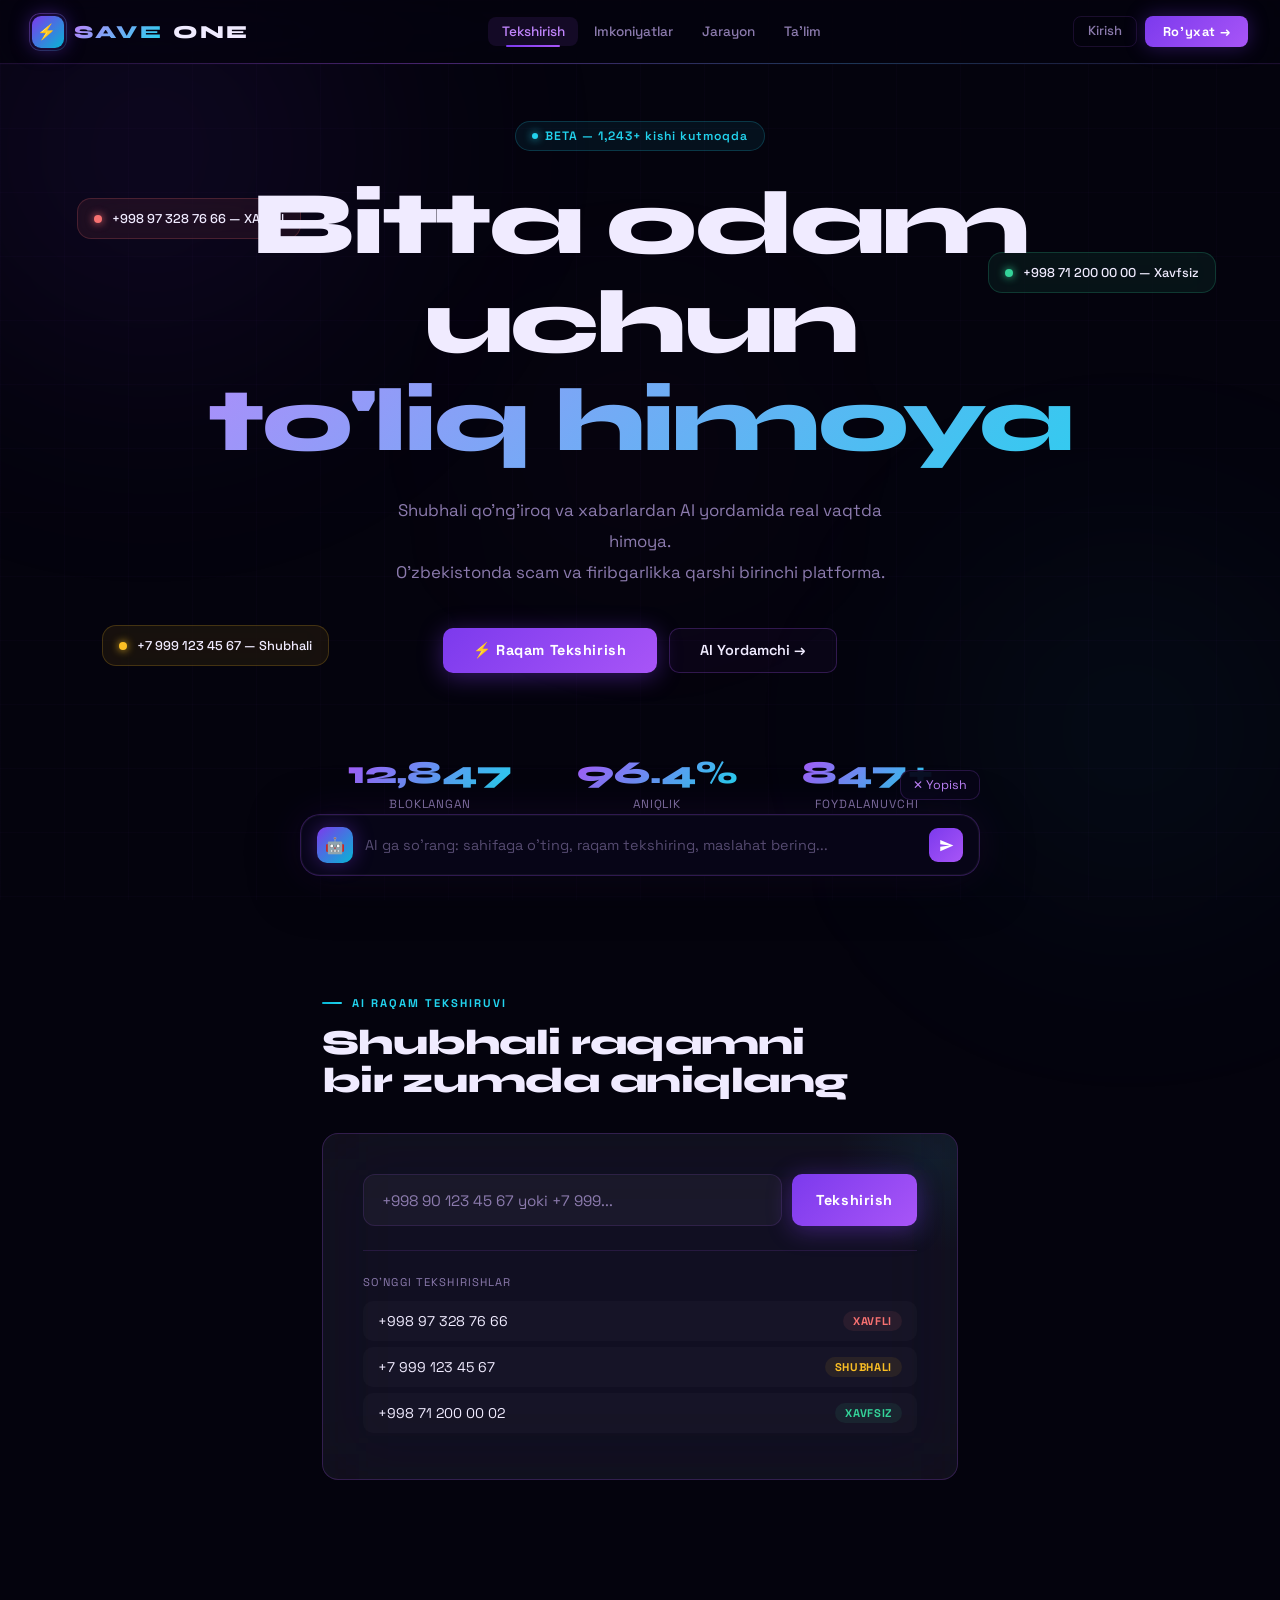
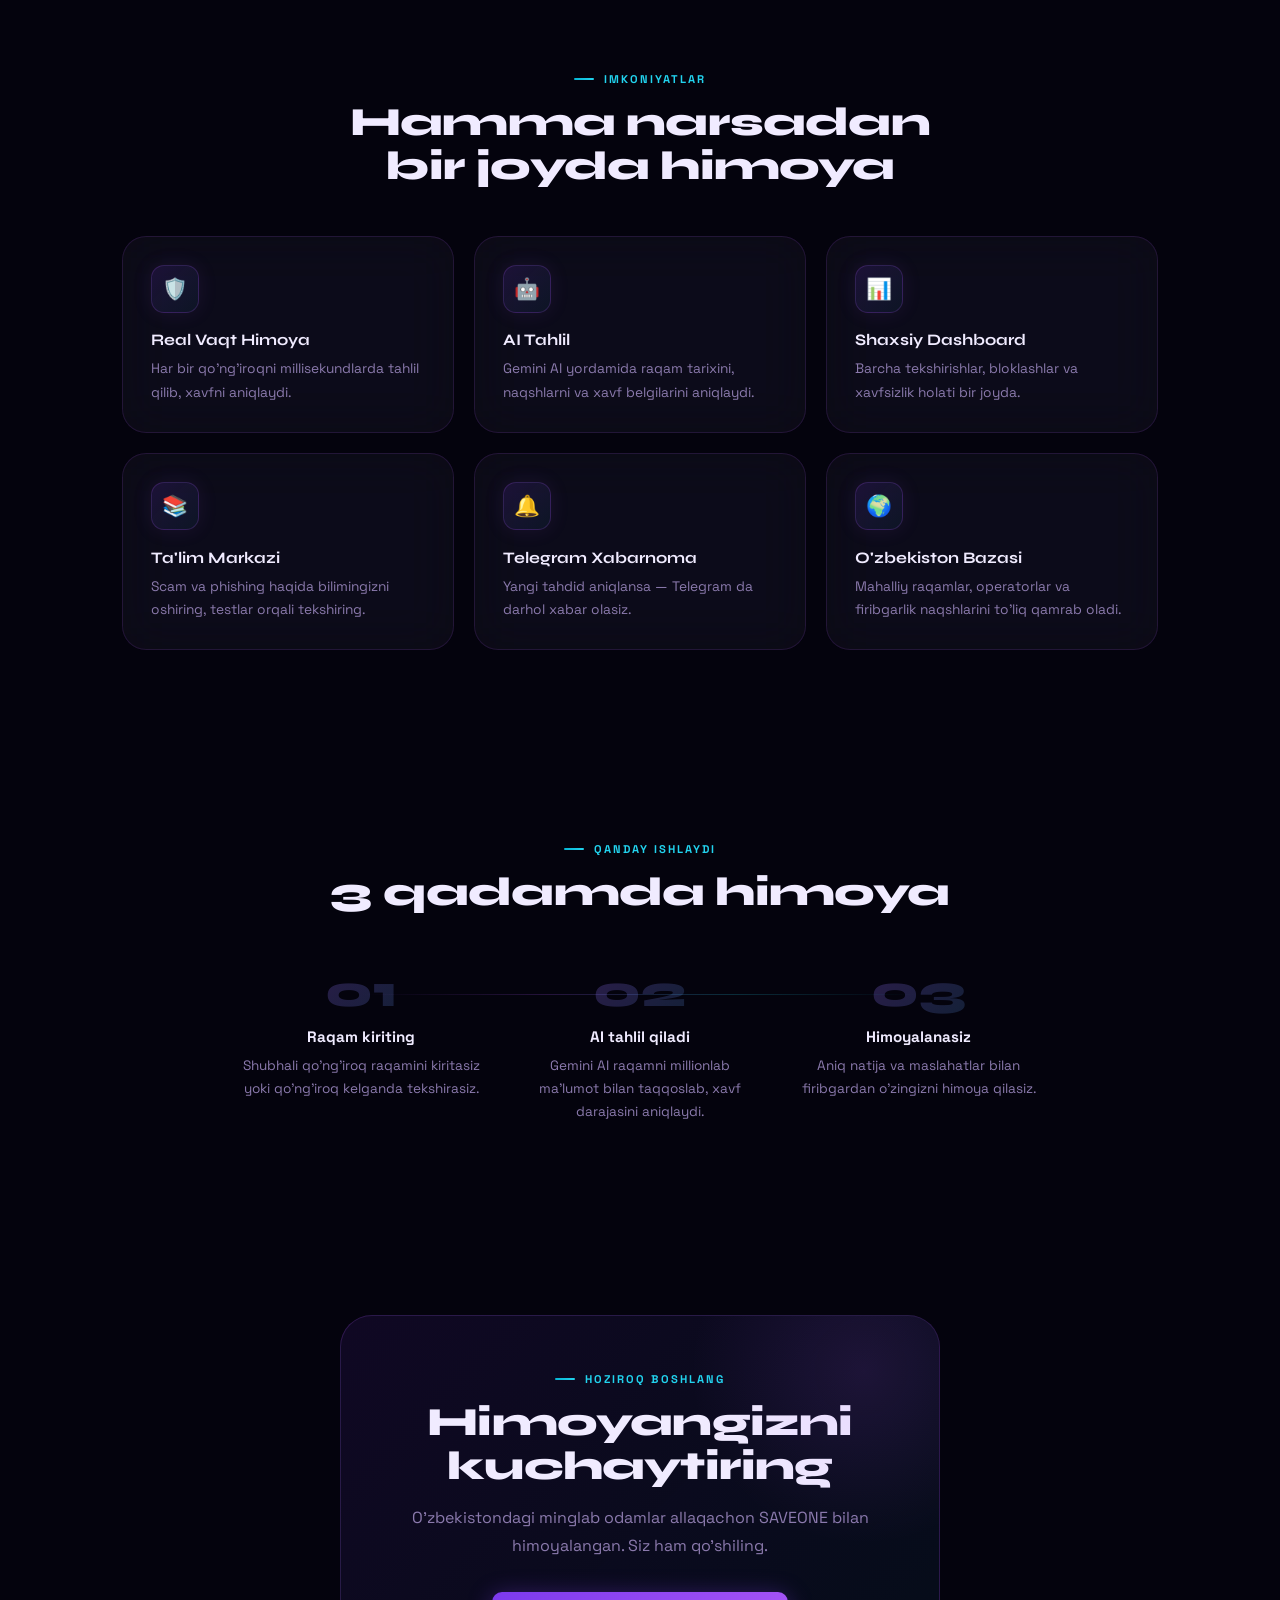
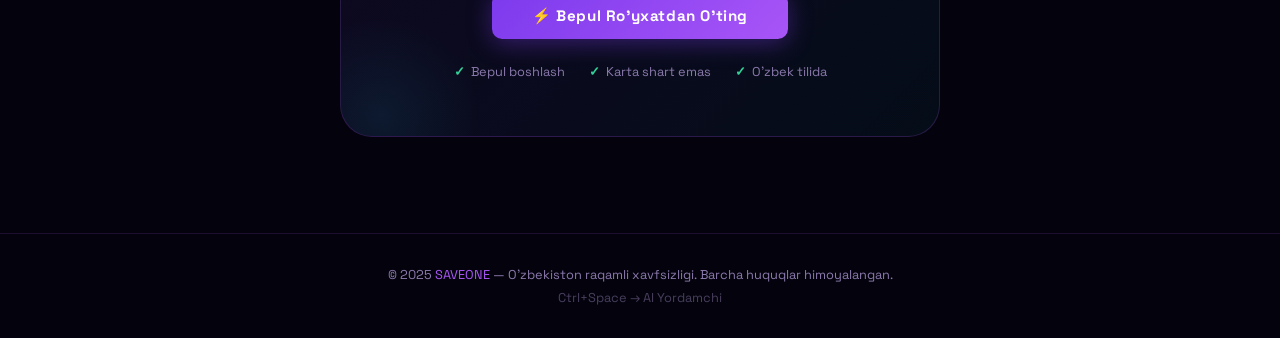
<file: index.html>
<!DOCTYPE html>
<html lang="uz">
<head>
<meta charset="UTF-8">
<meta name="viewport" content="width=device-width, initial-scale=1.0">
<title>SAVEONE — Raqamli Himoya</title>
<meta name="description" content="O'zbekistonda telefon firibgarligi va scam hujumlaridan AI yordamida real vaqtda himoya.">
<link rel="stylesheet" href="style.css">
<style>
/* ── HERO ── */
.hero {
  min-height:100vh; display:flex; flex-direction:column;
  align-items:center; justify-content:center;
  text-align:center; padding:7rem 2rem 5rem;
  position:relative; z-index:1;
}
.hero h1 { font-size:clamp(2.8rem,7vw,6rem); margin:1.5rem 0; letter-spacing:-0.03em; }
.hero h1 .line2 {
  display:block;
  background:linear-gradient(135deg,var(--p3) 0%,var(--cyan) 50%,var(--p3) 100%);
  background-size:200% auto;
  -webkit-background-clip:text; -webkit-text-fill-color:transparent;
  background-clip:text;
  animation:shimmer 3s linear infinite;
}
.hero-sub { font-size:1.05rem; color:var(--muted); max-width:520px; line-height:1.85; margin-bottom:2.5rem; }
.hero-btns { display:flex; gap:12px; flex-wrap:wrap; justify-content:center; margin-bottom:5rem; }

/* STATS */
.hero-stats { display:flex; gap:4rem; }
.hstat .n {
  font-family:'Syne',sans-serif; font-size:2rem; font-weight:800;
  background:linear-gradient(135deg,var(--p1),var(--cyan));
  -webkit-background-clip:text; -webkit-text-fill-color:transparent;
  background-clip:text;
}
.hstat .l { font-size:0.74rem; color:var(--muted); margin-top:4px; letter-spacing:0.08em; text-transform:uppercase; }

/* FLOATING CARDS */
.float-card {
  position:absolute; padding:11px 16px;
  display:flex; align-items:center; gap:10px;
  border-radius:14px; font-size:0.8rem; font-weight:500;
  animation:floatCard 7s ease-in-out infinite;
  backdrop-filter:blur(20px);
}
.fc1 { top:22%; left:6%; animation-delay:0s; }
.fc2 { top:28%; right:5%; animation-delay:-2.5s; }
.fc3 { bottom:26%; left:8%; animation-delay:-5s; }
@keyframes floatCard { 0%,100%{transform:translateY(0)} 50%{transform:translateY(-14px)} }
.fc-dot { width:8px; height:8px; border-radius:50%; flex-shrink:0; }

/* ── CHECKER ── */
.checker-section { padding:6rem 2rem; max-width:700px; margin:0 auto; position:relative; z-index:1; }
.checker-box { padding:2.5rem; margin-top:2rem; position:relative; overflow:hidden; }
.checker-box::before {
  content:''; position:absolute; top:-80px; right:-80px;
  width:200px; height:200px;
  background:radial-gradient(circle,rgba(34,211,238,0.07),transparent 70%);
  pointer-events:none;
}
.input-row { display:flex; gap:10px; margin-bottom:1.5rem; }
.phone-in {
  flex:1; background:rgba(255,255,255,0.04);
  border:1px solid var(--border); color:var(--text);
  padding:0 1.1rem; height:52px; border-radius:12px;
  font-size:0.95rem; font-family:'Space Grotesk'; outline:none;
  transition:border-color 0.2s, box-shadow 0.2s;
}
.phone-in:focus { border-color:var(--cyan); box-shadow:0 0 0 3px rgba(34,211,238,0.1); }
.phone-in::placeholder { color:var(--muted); }
.check-btn { height:52px; padding:0 1.5rem; }

/* RESULT */
.result-wrap { display:none; }
.result-wrap.show { display:block; animation:fadeUp 0.4s ease; }
.risk-row { display:flex; align-items:center; gap:14px; margin-bottom:1.25rem; }
.r-icon {
  width:52px; height:52px; border-radius:14px;
  display:flex; align-items:center; justify-content:center; font-size:1.4rem;
  border:1px solid;
}
.r-label { font-family:'Syne',sans-serif; font-size:1.05rem; font-weight:700; }
.r-phone { font-size:0.78rem; color:var(--muted); margin-top:3px; }
.bar-wrap { height:4px; background:rgba(255,255,255,0.05); border-radius:99px; margin-bottom:1.25rem; overflow:hidden; }
.bar-fill { height:100%; border-radius:99px; transition:width 1s cubic-bezier(0.4,0,0.2,1); }
.bar-danger { background:linear-gradient(90deg,#f87171,#ef4444); }
.bar-warn   { background:linear-gradient(90deg,#fcd34d,#fbbf24); }
.bar-safe   { background:linear-gradient(90deg,#6ee7b7,#34d399); }
.reason-box {
  font-size:0.9rem; line-height:1.78; padding:1rem 1.25rem;
  border-radius:12px; background:rgba(255,255,255,0.03);
  border-left:3px solid; margin-bottom:1.25rem;
}
.tips-list { display:flex; flex-direction:column; gap:8px; }
.tip {
  display:flex; align-items:flex-start; gap:10px;
  font-size:0.85rem; color:var(--muted);
  padding:9px 13px; border-radius:10px;
  background:rgba(168,85,247,0.04); border:1px solid rgba(168,85,247,0.08);
}
.tip-dot { width:5px; height:5px; border-radius:50%; background:var(--cyan); margin-top:7px; flex-shrink:0; box-shadow:0 0 6px var(--cyan); }
.loading-wrap { display:none; text-align:center; padding:2.5rem; }
.loading-wrap.show { display:block; }
.loading-wrap p { color:var(--muted); font-size:0.85rem; margin-top:1rem; letter-spacing:0.05em; }
.cstats { display:grid; grid-template-columns:repeat(3,1fr); gap:10px; margin-top:1.75rem; }
.cstat { padding:14px; text-align:center; border-radius:12px; }
.cstat-n { font-family:'Syne',sans-serif; font-size:1.35rem; font-weight:800; }
.cstat-l { font-size:0.7rem; color:var(--muted); margin-top:4px; text-transform:uppercase; letter-spacing:0.08em; }
.hdiv { border:none; border-top:1px solid var(--border); margin:1.5rem 0; }
.htitle { font-size:0.7rem; color:var(--muted); text-transform:uppercase; letter-spacing:0.1em; margin-bottom:0.75rem; }
.hrow {
  display:flex; align-items:center; justify-content:space-between;
  padding:9px 14px; border-radius:10px; margin-bottom:6px;
  cursor:pointer; transition:background 0.15s;
  background:rgba(255,255,255,0.02); border:1px solid transparent;
}
.hrow:hover { background:rgba(168,85,247,0.06); border-color:var(--border); }
.hbadge { font-size:0.7rem; padding:3px 10px; border-radius:999px; font-weight:700; letter-spacing:0.06em; }

/* ── FEATURES ── */
.features { padding:6rem 2rem; max-width:1100px; margin:0 auto; position:relative; z-index:1; }
.feat-grid { display:grid; grid-template-columns:repeat(auto-fit,minmax(280px,1fr)); gap:1.25rem; margin-top:3rem; }
.feat {
  padding:1.75rem; position:relative; overflow:hidden;
  border-radius:var(--r-lg); cursor:default;
  transition:transform 0.3s, border-color 0.3s, box-shadow 0.3s;
}
.feat-bg {
  position:absolute; inset:0; opacity:0; transition:opacity 0.35s;
  background:radial-gradient(circle at 15% 15%,rgba(168,85,247,0.08),transparent 60%);
}
.feat:hover { transform:translateY(-6px); box-shadow:0 16px 48px rgba(168,85,247,0.1); border-color:rgba(168,85,247,0.3); }
.feat:hover .feat-bg { opacity:1; }
.feat-ico {
  width:48px; height:48px; border-radius:13px;
  background:linear-gradient(135deg,rgba(124,58,237,0.15),rgba(34,211,238,0.05));
  border:1px solid rgba(168,85,247,0.2);
  display:flex; align-items:center; justify-content:center;
  font-size:1.3rem; margin-bottom:1.1rem;
  box-shadow:0 0 20px rgba(168,85,247,0.1);
  transition:box-shadow 0.3s, transform 0.3s;
}
.feat:hover .feat-ico { transform:scale(1.1); box-shadow:0 0 30px rgba(168,85,247,0.25); }
.feat-t { font-family:'Syne',sans-serif; font-weight:700; font-size:1rem; margin-bottom:0.5rem; }
.feat-d { font-size:0.86rem; color:var(--muted); line-height:1.7; }

/* ── HOW ── */
.how { padding:6rem 2rem; max-width:860px; margin:0 auto; text-align:center; position:relative; z-index:1; }
.steps { display:grid; grid-template-columns:repeat(auto-fit,minmax(220px,1fr)); gap:2.5rem; margin-top:3.5rem; position:relative; }
.steps::before {
  content:''; position:absolute; top:24px; left:15%; right:15%; height:1px;
  background:linear-gradient(90deg,transparent,rgba(168,85,247,0.2),rgba(34,211,238,0.2),transparent);
}
.step-n {
  font-family:'Syne',sans-serif; font-size:2.8rem; font-weight:800;
  background:linear-gradient(135deg,rgba(168,85,247,0.3),rgba(34,211,238,0.15));
  -webkit-background-clip:text; -webkit-text-fill-color:transparent;
  background-clip:text; line-height:1; margin-bottom:0.75rem;
}
.step-t { font-weight:700; margin-bottom:0.5rem; font-size:0.95rem; }
.step-d { font-size:0.85rem; color:var(--muted); line-height:1.7; }

/* ── CTA ── */
.cta-section { padding:6rem 2rem; text-align:center; position:relative; z-index:1; }
.cta-box {
  max-width:600px; margin:0 auto; padding:3.5rem 2.5rem;
  border-radius:var(--r-xl);
  background:linear-gradient(135deg,rgba(124,58,237,0.1),rgba(34,211,238,0.05));
  border:1px solid rgba(168,85,247,0.2);
  position:relative; overflow:hidden;
}
.cta-box::before {
  content:''; position:absolute; width:350px; height:350px;
  background:radial-gradient(circle,rgba(168,85,247,0.12),transparent 70%);
  top:-120px; right:-100px; pointer-events:none;
}
.cta-box::after {
  content:''; position:absolute; width:200px; height:200px;
  background:radial-gradient(circle,rgba(34,211,238,0.08),transparent 70%);
  bottom:-80px; left:-60px; pointer-events:none;
}
.cta-box h2 { font-size:clamp(1.8rem,4vw,2.5rem); margin-bottom:1rem; }
.cta-box p { color:var(--muted); margin-bottom:2rem; line-height:1.75; }
.cta-checks { display:flex; gap:1.5rem; justify-content:center; flex-wrap:wrap; margin-top:1.5rem; }
.cta-check { font-size:0.8rem; color:var(--muted); display:flex; align-items:center; gap:6px; }
.cta-check::before { content:'✓'; color:var(--safe); font-weight:700; }

@media(max-width:600px){
  .hero-stats { gap:2rem; }
  .float-card { display:none; }
  .input-row { flex-direction:column; }
  .check-btn { width:100%; }
  .steps::before { display:none; }
}
</style>
</head>
<body>
<div class="orb orb1"></div>
<div class="orb orb2"></div>
<div class="orb orb3"></div>

<nav class="topnav" id="topnav"></nav>

<!-- HERO -->
<section class="hero">
  <div class="float-card glass bg-danger fc1">
    <div class="fc-dot" style="background:var(--danger);box-shadow:0 0 8px var(--danger)"></div>
    <span>+998 97 328 76 66 — XAVFLI</span>
  </div>
  <div class="float-card glass bg-safe fc2">
    <div class="fc-dot" style="background:var(--safe);box-shadow:0 0 8px var(--safe)"></div>
    <span>+998 71 200 00 00 — Xavfsiz</span>
  </div>
  <div class="float-card glass bg-warn fc3">
    <div class="fc-dot" style="background:var(--warn);box-shadow:0 0 8px var(--warn)"></div>
    <span>+7 999 123 45 67 — Shubhali</span>
  </div>

  <div class="badge-live anim-1">
    <div class="badge-dot"></div>BETA — 1,243+ kishi kutmoqda
  </div>
  <h1 class="s-title anim-2">
    Bitta odam uchun<br>
    <span class="line2">to'liq himoya</span>
  </h1>
  <p class="hero-sub anim-3">
    Shubhali qo'ng'iroq va xabarlardan AI yordamida real vaqtda himoya.<br>
    O'zbekistonda scam va firibgarlikka qarshi birinchi platforma.
  </p>
  <div class="hero-btns anim-4">
    <a href="#checker" class="btn-primary">⚡ Raqam Tekshirish</a>
    <a href="ai-assistant.html" class="btn-ghost">AI Yordamchi →</a>
  </div>
  <div class="hero-stats anim-5">
    <div class="hstat"><div class="n">12,847</div><div class="l">Bloklangan</div></div>
    <div class="hstat"><div class="n">96.4%</div><div class="l">Aniqlik</div></div>
    <div class="hstat"><div class="n">847+</div><div class="l">Foydalanuvchi</div></div>
  </div>
</section>

<!-- CHECKER -->
<section class="checker-section" id="checker">
  <div class="s-eyebrow">AI Raqam Tekshiruvi</div>
  <h2 class="s-title" style="font-size:clamp(1.5rem,3.5vw,2.2rem)">Shubhali raqamni<br>bir zumda aniqlang</h2>

  <div class="checker-box glass-strong">
    <div class="input-row">
      <input type="tel" class="phone-in" id="phoneIn"
        placeholder="+998 90 123 45 67 yoki +7 999..."
        oninput="formatPhone(this)" onkeydown="if(event.key==='Enter')checkPhone()">
      <button class="btn-primary check-btn" onclick="checkPhone()" id="checkBtn">
        Tekshirish
      </button>
    </div>

    <!-- LOADING -->
    <div class="loading-wrap" id="loadWrap">
      <div class="spinner" style="margin:0 auto"></div>
      <p id="loadMsg">AI tahlil qilmoqda...</p>
    </div>

    <!-- RESULT -->
    <div class="result-wrap" id="resultWrap">
      <div class="risk-row">
        <div class="r-icon" id="rIcon"></div>
        <div>
          <div class="r-label" id="rLabel"></div>
          <div class="r-phone" id="rPhone"></div>
        </div>
      </div>
      <div class="bar-wrap"><div class="bar-fill" id="barFill" style="width:0"></div></div>
      <div class="reason-box" id="reasonBox"></div>
      <div class="tips-list" id="tipsList"></div>
      <div class="cstats">
        <div class="cstat glass"><div class="cstat-n" id="cs1">—</div><div class="cstat-l">Xavf darajasi</div></div>
        <div class="cstat glass"><div class="cstat-n" id="cs2">—</div><div class="cstat-l">Mintaqa</div></div>
        <div class="cstat glass"><div class="cstat-n" id="cs3">—</div><div class="cstat-l">Tur</div></div>
      </div>
    </div>

    <div class="hdiv"></div>
    <div class="htitle">So'nggi tekshirishlar</div>
    <div id="historyList">
      <div class="hrow" onclick="fillPhone('+998 97 328 76 66')">
        <span style="font-size:0.88rem">+998 97 328 76 66</span>
        <span class="hbadge bg-danger risk-danger">XAVFLI</span>
      </div>
      <div class="hrow" onclick="fillPhone('+7 999 123 45 67')">
        <span style="font-size:0.88rem">+7 999 123 45 67</span>
        <span class="hbadge bg-warn risk-warn">SHUBHALI</span>
      </div>
      <div class="hrow" onclick="fillPhone('+998 71 200 00 02')">
        <span style="font-size:0.88rem">+998 71 200 00 02</span>
        <span class="hbadge bg-safe risk-safe">XAVFSIZ</span>
      </div>
    </div>
  </div>
</section>

<!-- FEATURES -->
<section class="features" id="features">
  <div style="text-align:center; margin-bottom:1rem">
    <div class="s-eyebrow" style="justify-content:center">Imkoniyatlar</div>
    <h2 class="s-title" style="font-size:clamp(1.6rem,3.5vw,2.5rem)">Hamma narsadan<br>bir joyda himoya</h2>
  </div>
  <div class="feat-grid">
    <div class="feat glass">
      <div class="feat-bg"></div>
      <div class="feat-ico">🛡️</div>
      <div class="feat-t">Real Vaqt Himoya</div>
      <div class="feat-d">Har bir qo'ng'iroqni millisekundlarda tahlil qilib, xavfni aniqlaydi.</div>
    </div>
    <div class="feat glass">
      <div class="feat-bg"></div>
      <div class="feat-ico">🤖</div>
      <div class="feat-t">AI Tahlil</div>
      <div class="feat-d">Gemini AI yordamida raqam tarixini, naqshlarni va xavf belgilarini aniqlaydi.</div>
    </div>
    <div class="feat glass">
      <div class="feat-bg"></div>
      <div class="feat-ico">📊</div>
      <div class="feat-t">Shaxsiy Dashboard</div>
      <div class="feat-d">Barcha tekshirishlar, bloklashlar va xavfsizlik holati bir joyda.</div>
    </div>
    <div class="feat glass">
      <div class="feat-bg"></div>
      <div class="feat-ico">📚</div>
      <div class="feat-t">Ta'lim Markazi</div>
      <div class="feat-d">Scam va phishing haqida bilimingizni oshiring, testlar orqali tekshiring.</div>
    </div>
    <div class="feat glass">
      <div class="feat-bg"></div>
      <div class="feat-ico">🔔</div>
      <div class="feat-t">Telegram Xabarnoma</div>
      <div class="feat-d">Yangi tahdid aniqlansa — Telegram da darhol xabar olasiz.</div>
    </div>
    <div class="feat glass">
      <div class="feat-bg"></div>
      <div class="feat-ico">🌍</div>
      <div class="feat-t">O'zbekiston Bazasi</div>
      <div class="feat-d">Mahalliy raqamlar, operatorlar va firibgarlik naqshlarini to'liq qamrab oladi.</div>
    </div>
  </div>
</section>

<!-- HOW -->
<section class="how" id="how">
  <div class="s-eyebrow" style="justify-content:center">Qanday ishlaydi</div>
  <h2 class="s-title" style="font-size:clamp(1.6rem,3.5vw,2.5rem)">3 qadamda himoya</h2>
  <div class="steps">
    <div>
      <div class="step-n">01</div>
      <div class="step-t">Raqam kiriting</div>
      <div class="step-d">Shubhali qo'ng'iroq raqamini kiritasiz yoki qo'ng'iroq kelganda tekshirasiz.</div>
    </div>
    <div>
      <div class="step-n">02</div>
      <div class="step-t">AI tahlil qiladi</div>
      <div class="step-d">Gemini AI raqamni millionlab ma'lumot bilan taqqoslab, xavf darajasini aniqlaydi.</div>
    </div>
    <div>
      <div class="step-n">03</div>
      <div class="step-t">Himoyalanasiz</div>
      <div class="step-d">Aniq natija va maslahatlar bilan firibgardan o'zingizni himoya qilasiz.</div>
    </div>
  </div>
</section>

<!-- CTA -->
<section class="cta-section">
  <div class="cta-box">
    <div class="s-eyebrow" style="justify-content:center">Hoziroq boshlang</div>
    <h2 class="s-title">Himoyangizni<br>kuchaytiring</h2>
    <p>O'zbekistondagi minglab odamlar allaqachon SAVEONE bilan himoyalangan. Siz ham qo'shiling.</p>
    <a href="auth.html" class="btn-primary" style="font-size:0.95rem; padding:0.9rem 2.5rem">⚡ Bepul Ro'yxatdan O'ting</a>
    <div class="cta-checks">
      <div class="cta-check">Bepul boshlash</div>
      <div class="cta-check">Karta shart emas</div>
      <div class="cta-check">O'zbek tilida</div>
    </div>
  </div>
</section>

<footer>
  <p>© 2025 <span>SAVEONE</span> — O'zbekiston raqamli xavfsizligi. Barcha huquqlar himoyalangan.</p>
  <p style="margin-top:6px;opacity:0.5">Ctrl+Space → AI Yordamchi</p>
</footer>

<script src="gemini.js"></script>
<script src="ui.js"></script>
<script src="auth.js"></script>
<script src="ai-navigator.js"></script>
<script>
UI.renderNav({
  active: '#checker',
  links: [
    { href:'#checker',       label:'Tekshirish' },
    { href:'#features',      label:'Imkoniyatlar' },
    { href:'#how',           label:'Jarayon' },
    { href:'education.html', label:"Ta'lim" },
  ],
});

// ── Particles ──
function createParticles() {
  for (let i = 0; i < 18; i++) {
    const p = document.createElement('div');
    p.className = 'particle';
    const size = Math.random() * 3 + 1;
    p.style.cssText = `
      width:${size}px; height:${size}px;
      left:${Math.random()*100}%;
      top:${Math.random()*100}%;
      background:${Math.random()>0.5?'var(--p1)':'var(--cyan)'};
      animation-duration:${Math.random()*15+10}s;
      animation-delay:${Math.random()*10}s;
    `;
    document.body.appendChild(p);
  }
}
createParticles();

// ── Phone formatter ──
function formatPhone(el) {
  let v = el.value.replace(/\D/g,'');
  if (el.value.startsWith('+')) v = el.value;
}
function fillPhone(num) {
  document.getElementById('phoneIn').value = num;
  checkPhone();
}

// ── Raqam tekshirish ──
async function checkPhone() {
  const raw = document.getElementById('phoneIn').value.trim();
  if (!raw) return;

  const checkBtn = document.getElementById('checkBtn');
  checkBtn.disabled = true;
  document.getElementById('loadWrap').classList.add('show');
  document.getElementById('resultWrap').classList.remove('show');

  // Loading xabarlari
  const msgs = ['AI ma\'lumotlarni tahlil qilmoqda...','Raqam tarixini tekshirmoqda...','Xavf darajasini hisoblamoqda...'];
  let mi = 0;
  const msgEl = document.getElementById('loadMsg');
  const msgInt = setInterval(() => { msgEl.textContent = msgs[mi++ % msgs.length]; }, 900);

  try {
    const prompt = `Ushbu telefon raqamni O'zbekiston kontekstida tahlil qil: "${raw}"

JSON formatida qat'iy javob ber:
{
  "risk": "HIGH" | "MEDIUM" | "LOW" | "UNKNOWN",
  "score": 0-100 (xavf foizi),
  "label": "XAVFLI" | "SHUBHALI" | "XAVFSIZ" | "NOMA'LUM",
  "emoji": "🚨" | "⚠️" | "✅" | "❓",
  "region": "mintaqa nomi",
  "type": "Scam" | "Phishing" | "Rasmiy" | "Shaxsiy" | "Noma'lum",
  "reason": "2-3 jumlat tahlil (o'zbek tilida)",
  "tips": ["maslahat 1", "maslahat 2", "maslahat 3"]
}

Raqam tahlili uchun:
- +998: O'zbekiston (operator, viloyat aniqlash)
- +7: Rossiya (ko'pincha scam)
- Boshqa xalqaro: ehtiyot bo'lish kerak
- Noma'lum raqamlar: NOMA'LUM kategoriya`;

    const { ok, raw: rawText, error } = await Gemini.generate({
      prompt,
      temperature: 0.3,
      maxOutputTokens: 400,
    });

    clearInterval(msgInt);

    if (!ok) throw new Error(error || 'API xatosi');

    const result = Gemini.parseJSON(rawText, {
      risk:'UNKNOWN', score:50, label:"NOMA'LUM", emoji:'❓',
      region:'Noma\'lum', type:'Noma\'lum', reason:'Tahlil qilinmadi.', tips:[],
    });

    // Natijani ko'rsatish
    showResult(raw, result);

  } catch (err) {
    clearInterval(msgInt);
    // Self-heal
    document.getElementById('loadWrap').classList.remove('show');
    showSelfHeal(err.message, raw);
    checkBtn.disabled = false;
  }
}

function showResult(phone, r) {
  document.getElementById('loadWrap').classList.remove('show');
  document.getElementById('checkBtn').disabled = false;

  const cls = UI.riskClass(r.risk);

  const rIcon = document.getElementById('rIcon');
  rIcon.textContent = r.emoji;
  rIcon.className = `r-icon bg-${cls}`;
  document.getElementById('rLabel').textContent = r.label;
  document.getElementById('rLabel').className = `r-label risk-${cls}`;
  document.getElementById('rPhone').textContent = phone;

  const bar = document.getElementById('barFill');
  bar.className = `bar-fill bar-${cls}`;
  setTimeout(() => { bar.style.width = r.score + '%'; }, 50);

  const rb = document.getElementById('reasonBox');
  rb.textContent = r.reason;
  rb.style.borderLeftColor = `var(--${cls})`;

  UI.renderList('tipsList', r.tips, t =>
    `<div class="tip"><div class="tip-dot"></div><span>${t}</span></div>`
  );

  document.getElementById('cs1').textContent = r.score + '%';
  document.getElementById('cs1').style.color = `var(--${cls})`;
  document.getElementById('cs2').textContent = r.region || '—';
  document.getElementById('cs3').textContent = r.type || '—';

  document.getElementById('resultWrap').classList.add('show');
}

function showSelfHeal(errMsg, phone) {
  // Self-healing: xatoni foydalanuvchiga ko'rsatmasdan hal qilish
  const banner = document.getElementById('heal-banner');
  if (banner) {
    banner.innerHTML = '🔄 <span>Ulanish muammosi. 3 soniyadan keyin qayta urinamiz...</span>';
    banner.classList.add('show');
    setTimeout(() => {
      banner.classList.remove('show');
      document.getElementById('phoneIn').value = phone;
      checkPhone();
    }, 3000);
  }
}
</script>
</body>
</html>
</file>
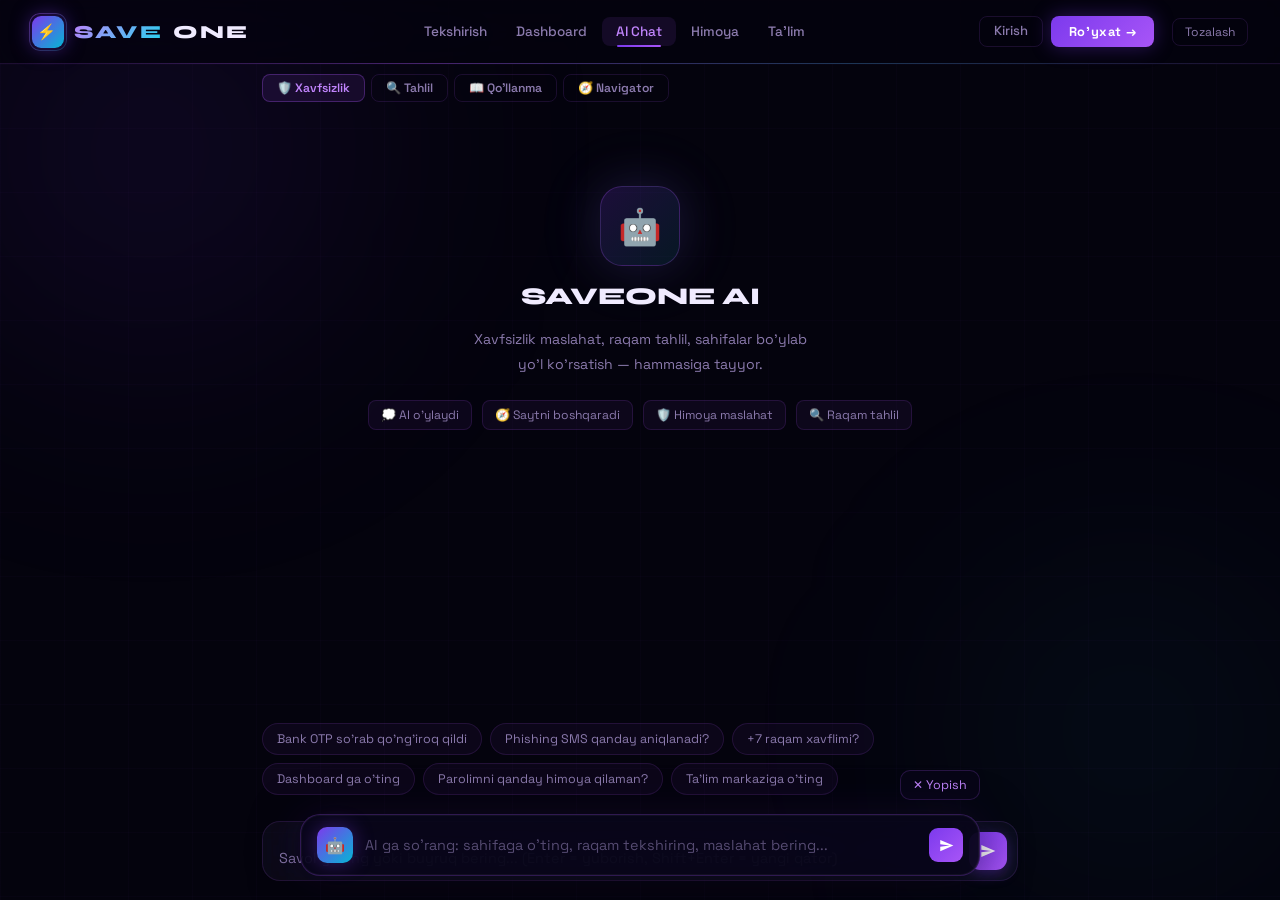
<file: ai-assistant.html>
<!DOCTYPE html>
<html lang="uz">
<head>
<meta charset="UTF-8">
<meta name="viewport" content="width=device-width, initial-scale=1.0">
<title>AI Yordamchi — SAVEONE</title>
<link rel="stylesheet" href="style.css">
<style>
body { height:100vh; display:flex; flex-direction:column; overflow:hidden; }
.orb { position:fixed; }

.chat-wrap { display:flex; flex-direction:column; flex:1; overflow:hidden; padding-top:64px; }

.msgs {
  flex:1; overflow-y:auto; padding:1.75rem 2rem;
  display:flex; flex-direction:column; gap:1.1rem;
  max-width:820px; width:100%; margin:0 auto;
  position:relative; z-index:1;
}

.msg { display:flex; gap:12px; max-width:86%; animation:fadeUp 0.3s ease; }
.msg.user { align-self:flex-end; flex-direction:row-reverse; }
.msg.ai   { align-self:flex-start; }

.mav {
  width:34px; height:34px; border-radius:10px; flex-shrink:0;
  display:flex; align-items:center; justify-content:center; font-size:0.95rem; margin-top:2px;
}
.msg.ai .mav  { background:linear-gradient(135deg,rgba(124,58,237,0.2),rgba(34,211,238,0.1)); border:1px solid rgba(168,85,247,0.25); }
.msg.user .mav{ background:rgba(255,255,255,0.05); border:1px solid rgba(255,255,255,0.1); }

.mbub { padding:12px 16px; border-radius:16px; font-size:0.9rem; line-height:1.75; }
.msg.ai .mbub {
  background:rgba(255,255,255,0.035);
  backdrop-filter:blur(20px);
  border:1px solid var(--border);
  border-bottom-left-radius:4px;
}
.msg.user .mbub {
  background:linear-gradient(135deg,rgba(124,58,237,0.15),rgba(168,85,247,0.08));
  border:1px solid rgba(168,85,247,0.2);
  border-bottom-right-radius:4px;
}
.mtime { font-size:0.67rem; color:var(--muted); margin-top:5px; }
.msg.user .mtime { text-align:right; }

/* AI THINK BLOCK */
.think-block {
  font-size:0.78rem; color:var(--cyan);
  background:rgba(34,211,238,0.05); border:1px solid rgba(34,211,238,0.12);
  border-radius:8px; padding:8px 12px; margin-bottom:8px;
  font-style:italic; display:flex; align-items:flex-start; gap:6px;
  line-height:1.6;
}
.think-block::before { content:'💭'; flex-shrink:0; margin-top:1px; }

/* TYPING */
.typing { display:flex; gap:5px; padding:12px 16px; align-items:center; }
.typing span {
  width:6px; height:6px; border-radius:50%; background:var(--p1);
  box-shadow:0 0 6px var(--p1);
  animation:bounce 1.2s infinite;
}
.typing span:nth-child(2){animation-delay:.2s}
.typing span:nth-child(3){animation-delay:.4s}
@keyframes bounce{0%,80%,100%{transform:translateY(0)}40%{transform:translateY(-8px)}}

/* WELCOME */
.welcome {
  text-align:center; padding:3.5rem 1rem;
  display:flex; flex-direction:column; align-items:center; gap:1rem;
}
.w-icon {
  width:80px; height:80px; border-radius:22px;
  background:linear-gradient(135deg,rgba(124,58,237,0.2),rgba(34,211,238,0.1));
  border:1px solid rgba(168,85,247,0.25); display:flex; align-items:center;
  justify-content:center; font-size:2.2rem;
  box-shadow:0 0 50px rgba(168,85,247,0.15), 0 0 80px rgba(34,211,238,0.08);
  animation:ringPulse 3s ease-in-out infinite;
}
.welcome h2 { font-family:'Syne',sans-serif; font-size:1.5rem; font-weight:800; }
.welcome p { color:var(--muted); font-size:0.88rem; line-height:1.75; max-width:360px; }
.ai-features {
  display:flex; gap:10px; flex-wrap:wrap; justify-content:center; margin-top:0.5rem;
}
.ai-feat {
  background:rgba(168,85,247,0.06); border:1px solid rgba(168,85,247,0.15);
  border-radius:8px; padding:6px 12px; font-size:0.76rem; color:var(--muted);
  display:flex; align-items:center; gap:5px;
}

/* SUGGESTIONS */
.sugs {
  padding:0 2rem 0.75rem; max-width:820px; margin:0 auto; width:100%;
  display:flex; flex-wrap:wrap; gap:8px; position:relative; z-index:1;
}
.sug {
  background:rgba(168,85,247,0.05); border:1px solid rgba(168,85,247,0.14);
  color:var(--muted); padding:7px 14px; border-radius:999px;
  font-size:0.78rem; cursor:pointer; font-family:'Space Grotesk',sans-serif;
  transition:all 0.2s; white-space:nowrap;
}
.sug:hover { border-color:rgba(168,85,247,0.4); color:var(--p3); background:rgba(168,85,247,0.1); transform:translateY(-1px); }

/* INPUT */
.input-wrap {
  padding:0.85rem 2rem 1.2rem; max-width:820px; margin:0 auto; width:100%;
  position:relative; z-index:1;
}
.input-box {
  display:flex; gap:10px; align-items:flex-end;
  background:rgba(255,255,255,0.035);
  backdrop-filter:blur(28px) saturate(2);
  border:1px solid var(--border); border-radius:18px;
  padding:10px 10px 10px 16px;
  transition:border-color 0.2s, box-shadow 0.2s;
}
.input-box:focus-within { border-color:rgba(168,85,247,0.35); box-shadow:0 0 0 3px rgba(168,85,247,0.06); }
.msgin {
  flex:1; background:transparent; border:none;
  color:var(--text); font-size:0.9rem; font-family:'Space Grotesk',sans-serif;
  outline:none; resize:none; max-height:120px; line-height:1.6;
}
.msgin::placeholder { color:var(--muted); }
.send-btn {
  width:38px; height:38px; border-radius:11px; flex-shrink:0;
  background:linear-gradient(135deg,var(--p2),var(--p1));
  border:none; cursor:pointer;
  display:flex; align-items:center; justify-content:center;
  transition:all 0.2s; box-shadow:0 4px 14px rgba(124,58,237,0.35);
}
.send-btn:hover { transform:scale(1.07); box-shadow:0 6px 22px rgba(168,85,247,0.5); }
.send-btn:disabled { opacity:0.4; cursor:not-allowed; transform:none; }
.send-btn svg { width:16px; height:16px; fill:#fff; }
.clr {
  background:none; border:1px solid var(--border); color:var(--muted);
  padding:5px 12px; border-radius:8px; font-size:0.76rem;
  cursor:pointer; font-family:'Space Grotesk',sans-serif; transition:all 0.2s;
}
.clr:hover { border-color:var(--p1); color:var(--p3); }

/* MODE SELECTOR */
.mode-bar {
  display:flex; gap:6px; padding:10px 2rem 0; max-width:820px; margin:0 auto; width:100%;
  position:relative; z-index:1;
}
.mode-btn {
  padding:5px 14px; border-radius:8px; font-size:0.76rem; font-weight:600;
  cursor:pointer; font-family:'Space Grotesk',sans-serif; transition:all 0.2s;
  border:1px solid var(--border); color:var(--muted); background:none;
}
.mode-btn.active { background:rgba(168,85,247,0.1); border-color:rgba(168,85,247,0.3); color:var(--p3); }
.mode-btn:hover:not(.active) { border-color:rgba(168,85,247,0.2); color:var(--text); }
</style>
</head>
<body>
<div class="orb orb1"></div>
<div class="orb orb2"></div>

<nav class="topnav" id="topnav"></nav>

<div class="chat-wrap">
  <!-- MODE BAR -->
  <div class="mode-bar">
    <button class="mode-btn active" onclick="setMode('security',this)">🛡️ Xavfsizlik</button>
    <button class="mode-btn" onclick="setMode('analyze',this)">🔍 Tahlil</button>
    <button class="mode-btn" onclick="setMode('guide',this)">📖 Qo'llanma</button>
    <button class="mode-btn" onclick="setMode('navigate',this)">🧭 Navigator</button>
  </div>

  <!-- MESSAGES -->
  <div class="msgs" id="msgs">
    <div class="welcome">
      <div class="w-icon">🤖</div>
      <h2>SAVEONE AI</h2>
      <p>Xavfsizlik maslahat, raqam tahlil, sahifalar bo'ylab yo'l ko'rsatish — hammasiga tayyor.</p>
      <div class="ai-features">
        <div class="ai-feat">💭 AI o'ylaydi</div>
        <div class="ai-feat">🧭 Saytni boshqaradi</div>
        <div class="ai-feat">🛡️ Himoya maslahat</div>
        <div class="ai-feat">🔍 Raqam tahlil</div>
      </div>
    </div>
  </div>

  <!-- SUGGESTIONS -->
  <div class="sugs" id="sugs">
    <button class="sug" onclick="sendSug(this)">Bank OTP so'rab qo'ng'iroq qildi</button>
    <button class="sug" onclick="sendSug(this)">Phishing SMS qanday aniqlanadi?</button>
    <button class="sug" onclick="sendSug(this)">+7 raqam xavflimi?</button>
    <button class="sug" onclick="sendSug(this)">Dashboard ga o'ting</button>
    <button class="sug" onclick="sendSug(this)">Parolimni qanday himoya qilaman?</button>
    <button class="sug" onclick="sendSug(this)">Ta'lim markaziga o'ting</button>
  </div>

  <!-- INPUT -->
  <div class="input-wrap">
    <div class="input-box">
      <textarea class="msgin" id="msgin"
        placeholder="Savol yozing yoki buyruq bering... (Enter = yuborish, Shift+Enter = yangi qator)"
        rows="1"></textarea>
      <button class="send-btn" id="sendbtn" onclick="send()">
        <svg viewBox="0 0 24 24"><path d="M2 21L23 12 2 3V10L17 12 2 14V21Z"/></svg>
      </button>
    </div>
  </div>
</div>

<script src="gemini.js"></script>
<script src="ui.js"></script>
<script src="auth.js"></script>
<script src="ai-navigator.js"></script>
<script>
UI.renderNav({
  active: 'ai',
  actions: '<button class="clr" onclick="clearChat()">Tozalash</button>',
});

// Rejimlar
const MODES = {
  security: {
    name:'Xavfsizlik',
    system:`Sen SAVEONE xavfsizlik AI yordamchisisan. O'zbek tilida javob ber.
Har javobingni JSON formatida qat'iy ber:
{
  "think": "ichki fikrlash jarayoni (2-4 jumlat, o'z-o'zingcha mulohaza)",
  "reply": "foydalanuvchiga javob (markdown: **bold**, *italic*, raqamli ro'yxat)",
  "navigate": null | "index" | "dashboard" | "ai" | "himoya" | "talim" | "kirish",
  "risk_level": null | "LOW" | "MEDIUM" | "HIGH"
}
Mutaxassislik: telefon firibgarligi, scam, phishing, social engineering, OTP himoya.
Har doim aniq, amaliy maslahat ber. Ro'yxat va misollar ishlatasan.`
  },
  analyze: {
    name:'Tahlil',
    system:`Sen raqam va havolalarni tahlil qiluvchi SAVEONE AI sisan. O'zbek tilida javob ber.
JSON formatida:
{
  "think": "tahlil jarayoni",
  "reply": "batafsil tahlil natijasi",
  "navigate": null | sahifa nomi,
  "risk_level": "LOW" | "MEDIUM" | "HIGH" | null
}`
  },
  guide: {
    name:"Qo'llanma",
    system:`Sen SAVEONE foydalanuvchi yo'riqnomasi AI sisan. O'zbek tilida javob ber.
JSON: { "think": "...", "reply": "qadamma-qadam yo'riqnoma", "navigate": null | sahifa, "risk_level": null }`
  },
  navigate: {
    name:'Navigator',
    system:`Sen SAVEONE AI navigatorisan. Sahifalar: index, dashboard, ai, himoya, talim, kirish.
O'zbek tilida javob ber. JSON: { "think": "navigatsiya sababi", "reply": "qisqa javob", "navigate": "sahifa nomi", "risk_level": null }`
  }
};

let currentMode = 'security';
let history = [];

function setMode(mode, btn) {
  currentMode = mode;
  document.querySelectorAll('.mode-btn').forEach(b => b.classList.remove('active'));
  btn.classList.add('active');
}

function addMsg(role, text, thinkText) {
  const msgs = document.getElementById('msgs');
  const w = msgs.querySelector('.welcome'); if(w) w.remove();
  const d = document.createElement('div');
  d.className = `msg ${role}`;

  const formatted = text
    .replace(/\n/g,'<br>')
    .replace(/\*\*(.*?)\*\*/g,'<strong>$1</strong>')
    .replace(/\*(.*?)\*/g,'<em>$1</em>')
    .replace(/^(\d+\.) /gm,'<br>$1 ');

  let thinkHtml = '';
  if (thinkText && role === 'ai') {
    thinkHtml = `<div class="think-block">${thinkText.substring(0,120)}${thinkText.length>120?'...':''}</div>`;
  }

  d.innerHTML = `
    <div class="mav">${role==='ai'?'🛡️':'👤'}</div>
    <div>
      ${thinkHtml}
      <div class="mbub">${formatted}</div>
      <div class="mtime">${UI.formatTime()}</div>
    </div>`;
  msgs.appendChild(d);
  msgs.scrollTop = msgs.scrollHeight;
}

function showTyping() {
  const msgs = document.getElementById('msgs');
  const d = document.createElement('div');
  d.className='msg ai'; d.id='typing';
  d.innerHTML=`<div class="mav">🛡️</div>
    <div>
      <div class="think-block" style="font-size:0.75rem">💭 Tahlil qilyapman...</div>
      <div class="mbub"><div class="typing"><span></span><span></span><span></span></div></div>
    </div>`;
  msgs.appendChild(d);
  msgs.scrollTop = msgs.scrollHeight;
}
function hideTyping() { const t=document.getElementById('typing'); if(t) t.remove(); }

async function send() {
  const inp = document.getElementById('msgin');
  const text = inp.value.trim();
  if (!text) return;

  document.getElementById('sugs').style.display = 'none';
  addMsg('user', text);
  history.push({ role:'user', parts:[{ text }] });
  inp.value = ''; inp.style.height = 'auto';
  document.getElementById('sendbtn').disabled = true;
  showTyping();

  const systemPrompt = MODES[currentMode].system;

  const { ok, raw } = await Gemini.generate({
    model: Gemini.MODELS.thinking,
    system: systemPrompt,
    contents: history.slice(-8), // oxirgi 8 ta
    temperature: 0.75,
    maxOutputTokens: 600,
    json: false, // thinking modeli JSON rejimini qo'llamaydi
  });

  if (ok) {
    showAnswer(raw, 800);
  } else {
    await sendFallback(systemPrompt);
  }

  document.getElementById('sendbtn').disabled = false;
}

// Fallback: gemini-2.0-flash (thinking modeli ishlamasa)
async function sendFallback(systemPrompt) {
  const { ok, raw } = await Gemini.generate({
    system: systemPrompt,
    contents: history.slice(-6),
    temperature: 0.7,
    maxOutputTokens: 500,
  });

  if (!ok) {
    hideTyping();
    addMsg('ai','❌ Ulanish muammosi. Internetni tekshiring yoki biroz keyin urinib ko\'ring.');
    return;
  }

  showAnswer(raw, 1000);
}

// AI javobini ko'rsatish va kerak bo'lsa navigatsiya qilish
function showAnswer(raw, navigateDelay) {
  const rawText = raw || '{}';
  const parsed = Gemini.parseJSON(rawText, { think:'', reply: rawText, navigate:null });

  history.push({ role:'model', parts:[{ text: rawText }] });

  hideTyping();
  addMsg('ai', parsed.reply || 'Tushundim!', parsed.think);

  // Navigatsiya
  if (parsed.navigate) {
    setTimeout(() => {
      addMsg('ai', `▶️ ${parsed.navigate} sahifasiga o'tyapman...`);
      setTimeout(() => AINavi.navigate(parsed.navigate), navigateDelay);
    }, navigateDelay);
  }
}

function sendSug(btn) {
  document.getElementById('msgin').value = btn.textContent;
  send();
}

function clearChat() {
  history = [];
  document.getElementById('msgs').innerHTML = `
    <div class="welcome">
      <div class="w-icon">🤖</div>
      <h2>SAVEONE AI</h2>
      <p>Suhbat tozalandi. Yangi savol bering!</p>
    </div>`;
  document.getElementById('sugs').style.display = 'flex';
}

const inp = document.getElementById('msgin');
inp.addEventListener('input', () => { inp.style.height='auto'; inp.style.height=Math.min(inp.scrollHeight,120)+'px'; });
inp.addEventListener('keydown', e => { if(e.key==='Enter'&&!e.shiftKey){e.preventDefault();send();} });
</script>
</body>
</html>
</file>
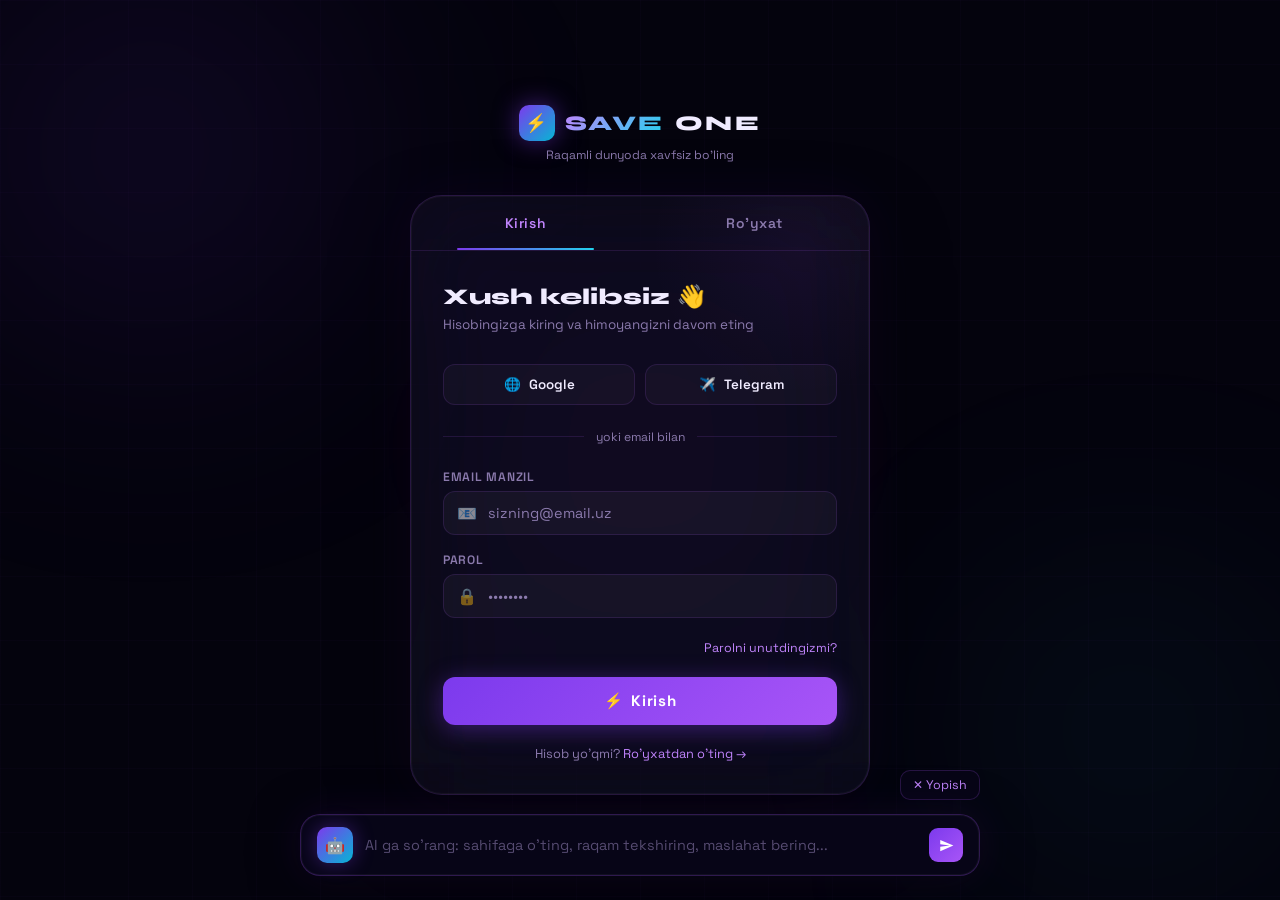
<file: auth.html>
<!DOCTYPE html>
<html lang="uz">
<head>
<meta charset="UTF-8">
<meta name="viewport" content="width=device-width, initial-scale=1.0">
<title>Kirish — SAVEONE</title>
<link rel="stylesheet" href="style.css">
<style>
body { min-height:100vh; display:flex; align-items:center; justify-content:center; padding:2rem; }

.auth-wrap { width:100%; max-width:460px; position:relative; z-index:1; }

.auth-logo { text-align:center; margin-bottom:2rem; }
.auth-logo a {
  font-family:'Syne',sans-serif; font-weight:800; font-size:1.3rem;
  letter-spacing:0.12em; color:var(--text); text-decoration:none;
  display:inline-flex; align-items:center; gap:10px;
}
.auth-logo a span { background:linear-gradient(135deg,var(--p3),var(--cyan)); -webkit-background-clip:text; -webkit-text-fill-color:transparent; background-clip:text; }
.logo-ring2 {
  width:36px; height:36px; border-radius:10px;
  background:linear-gradient(135deg,var(--p2),var(--cyan2));
  display:flex; align-items:center; justify-content:center;
  font-size:1.1rem; box-shadow:0 0 24px rgba(124,58,237,0.5);
}

.auth-card {
  border-radius:var(--r-xl); overflow:hidden;
  background:rgba(255,255,255,0.035);
  backdrop-filter:blur(48px) saturate(2);
  border:1px solid rgba(168,85,247,0.18);
  box-shadow:0 0 0 1px rgba(255,255,255,0.04) inset, 0 32px 80px rgba(0,0,0,0.45), 0 0 60px rgba(124,58,237,0.07);
}
.auth-card::before {
  content:''; position:absolute; width:300px; height:300px;
  background:radial-gradient(circle,rgba(168,85,247,0.06),transparent 70%);
  top:-100px; right:-80px; pointer-events:none;
}

/* TABS */
.tabs { display:grid; grid-template-columns:1fr 1fr; border-bottom:1px solid var(--border); }
.tab {
  padding:1.1rem; text-align:center; cursor:pointer;
  font-weight:600; font-size:0.87rem; letter-spacing:0.04em;
  color:var(--muted); background:none; border:none;
  font-family:'Space Grotesk'; transition:all 0.25s; position:relative;
}
.tab.active { color:var(--p3); }
.tab.active::after {
  content:''; position:absolute; bottom:0; left:20%; right:20%;
  height:2px; background:linear-gradient(90deg,var(--p2),var(--cyan));
  border-radius:1px;
}
.tab:hover:not(.active) { color:var(--text); background:rgba(255,255,255,0.02); }

/* FORM */
.auth-body { padding:2rem; position:relative; }
.form-panel { display:none; }
.form-panel.active { display:block; animation:fadeUp 0.3s ease; }
.auth-head { margin-bottom:1.75rem; }
.auth-head h2 { font-family:'Syne',sans-serif; font-size:1.4rem; font-weight:800; margin-bottom:4px; }
.auth-head p { font-size:0.84rem; color:var(--muted); line-height:1.65; }

/* SOCIAL */
.social-btns { display:grid; grid-template-columns:1fr 1fr; gap:10px; margin-bottom:1.5rem; }
.social-btn {
  display:flex; align-items:center; justify-content:center; gap:8px;
  padding:11px; border-radius:12px; border:1px solid var(--border);
  background:rgba(255,255,255,0.03); color:var(--text);
  font-size:0.84rem; font-weight:600; cursor:pointer;
  font-family:'Space Grotesk'; transition:all 0.2s; text-decoration:none;
}
.social-btn:hover { border-color:rgba(168,85,247,0.35); background:rgba(168,85,247,0.06); color:var(--p3); transform:translateY(-1px); }

.divider {
  display:flex; align-items:center; gap:12px;
  margin-bottom:1.5rem; color:var(--muted); font-size:0.76rem;
}
.divider::before, .divider::after { content:''; flex:1; height:1px; background:var(--border); }

/* INPUTS */
.field { margin-bottom:1.1rem; }
.field label { display:block; font-size:0.76rem; font-weight:600; color:var(--muted); margin-bottom:6px; letter-spacing:0.06em; text-transform:uppercase; }
.field-wrap { position:relative; }
.field-ico { position:absolute; left:14px; top:50%; transform:translateY(-50%); font-size:1rem; pointer-events:none; opacity:0.5; }
.finput {
  width:100%; background:rgba(255,255,255,0.04);
  border:1px solid var(--border); color:var(--text);
  padding:0.75rem 1rem 0.75rem 2.75rem;
  border-radius:12px; font-size:0.9rem;
  font-family:'Space Grotesk'; outline:none;
  transition:border-color 0.2s, box-shadow 0.2s;
}
.finput:focus { border-color:var(--p1); box-shadow:0 0 0 3px rgba(168,85,247,0.1); }
.finput::placeholder { color:var(--muted); }

/* STRENGTH */
.strength-wrap { margin-top:6px; display:none; }
.strength-wrap.show { display:block; }
.strength-bars { display:flex; gap:4px; margin-bottom:4px; }
.sbar { flex:1; height:3px; border-radius:99px; background:rgba(255,255,255,0.06); transition:background 0.3s; }
.strength-label { font-size:0.7rem; color:var(--muted); }

/* SUBMIT */
.submit-btn {
  width:100%; padding:0.9rem; border-radius:12px;
  background:linear-gradient(135deg,var(--p2),var(--p1));
  color:#fff; border:none; font-weight:700; font-size:0.95rem;
  cursor:pointer; font-family:'Space Grotesk'; letter-spacing:0.04em;
  transition:all 0.25s; box-shadow:0 4px 24px rgba(124,58,237,0.4);
  display:flex; align-items:center; justify-content:center; gap:8px;
  position:relative; overflow:hidden;
}
.submit-btn::before {
  content:''; position:absolute; inset:0;
  background:linear-gradient(135deg,rgba(255,255,255,0.12),transparent);
  opacity:0; transition:opacity 0.2s;
}
.submit-btn:hover { transform:translateY(-2px); box-shadow:0 8px 36px rgba(168,85,247,0.5); }
.submit-btn:hover::before { opacity:1; }
.submit-btn:disabled { opacity:0.5; cursor:not-allowed; transform:none; }

/* ALERT */
.alert { padding:11px 15px; border-radius:12px; font-size:0.84rem; margin-bottom:1.25rem; display:none; line-height:1.55; }
.alert.show { display:block; animation:fadeUp 0.3s ease; }
.alert.success { background:rgba(52,211,153,0.08); border:1px solid rgba(52,211,153,0.2); color:var(--safe); }
.alert.error { background:rgba(248,113,113,0.08); border:1px solid rgba(248,113,113,0.2); color:var(--danger); }

/* WELCOME BACK */
.welcome-back {
  text-align:center; padding:1.25rem; margin-bottom:1.5rem;
  background:rgba(168,85,247,0.06); border-radius:12px;
  border:1px solid rgba(168,85,247,0.15); display:none;
}
.welcome-back.show { display:block; animation:fadeUp 0.3s ease; }
.wb-avatar {
  width:52px; height:52px; border-radius:15px; margin:0 auto 0.75rem;
  background:linear-gradient(135deg,var(--p2),var(--cyan2));
  display:flex; align-items:center; justify-content:center;
  font-size:1.4rem; font-weight:700; color:#fff;
  box-shadow:0 0 24px rgba(168,85,247,0.35);
}
.wb-name { font-family:'Syne',sans-serif; font-weight:700; font-size:1rem; }
.wb-sub { font-size:0.78rem; color:var(--muted); margin-top:3px; }

.auth-foot { text-align:center; margin-top:1.25rem; font-size:0.8rem; color:var(--muted); }
.auth-foot a { color:var(--p3); text-decoration:none; }
.terms { font-size:0.76rem; color:var(--muted); line-height:1.6; margin-bottom:1.25rem; }
.terms a { color:var(--p3); text-decoration:none; }
</style>
</head>
<body>
<div class="orb orb1"></div>
<div class="orb orb2"></div>
<div class="orb orb3"></div>

<div class="auth-wrap">
  <div class="auth-logo">
    <a href="index.html">
      <div class="logo-ring2">⚡</div><span>SAVE</span>ONE
    </a>
    <div style="font-size:0.76rem;color:var(--muted);margin-top:6px">Raqamli dunyoda xavfsiz bo'ling</div>
  </div>

  <div class="auth-card">
    <div class="tabs">
      <button class="tab active" id="tabLogin" onclick="switchTab('login')">Kirish</button>
      <button class="tab" id="tabReg" onclick="switchTab('register')">Ro'yxat</button>
    </div>

    <div class="auth-body">

      <!-- LOGIN -->
      <div class="form-panel active" id="loginPanel">
        <div class="welcome-back" id="welcomeBack">
          <div class="wb-avatar" id="wbAvatar"></div>
          <div class="wb-name" id="wbName"></div>
          <div class="wb-sub">Xush kelibsiz qaytib! 👋</div>
        </div>

        <div class="auth-head">
          <h2>Xush kelibsiz 👋</h2>
          <p>Hisobingizga kiring va himoyangizni davom eting</p>
        </div>

        <div class="social-btns">
          <button class="social-btn" onclick="socialLogin('Google')"><span>🌐</span>Google</button>
          <button class="social-btn" onclick="socialLogin('Telegram')"><span>✈️</span>Telegram</button>
        </div>
        <div class="divider">yoki email bilan</div>

        <div class="alert" id="loginAlert"></div>

        <div class="field">
          <label>Email manzil</label>
          <div class="field-wrap">
            <span class="field-ico">📧</span>
            <input type="email" class="finput" id="loginEmail" placeholder="sizning@email.uz">
          </div>
        </div>
        <div class="field">
          <label>Parol</label>
          <div class="field-wrap">
            <span class="field-ico">🔒</span>
            <input type="password" class="finput" id="loginPass" placeholder="••••••••"
              onkeydown="if(event.key==='Enter')doLogin()">
          </div>
        </div>
        <div style="text-align:right;margin-bottom:1.25rem">
          <a href="#" style="font-size:0.78rem;color:var(--p3);text-decoration:none">Parolni unutdingizmi?</a>
        </div>
        <button class="submit-btn" id="loginBtn" onclick="doLogin()"><span>⚡</span>Kirish</button>
        <div class="auth-foot" style="margin-top:1.25rem">
          Hisob yo'qmi? <a href="#" onclick="switchTab('register')">Ro'yxatdan o'ting →</a>
        </div>
      </div>

      <!-- REGISTER -->
      <div class="form-panel" id="regPanel">
        <div class="auth-head">
          <h2>Hisob yarating ✨</h2>
          <p>Bepul ro'yxatdan o'ting va to'liq himoyani boshlang</p>
        </div>

        <div class="social-btns">
          <button class="social-btn" onclick="socialLogin('Google')"><span>🌐</span>Google</button>
          <button class="social-btn" onclick="socialLogin('Telegram')"><span>✈️</span>Telegram</button>
        </div>
        <div class="divider">yoki email bilan</div>

        <div class="alert" id="regAlert"></div>

        <div class="field">
          <label>To'liq ism</label>
          <div class="field-wrap">
            <span class="field-ico">👤</span>
            <input type="text" class="finput" id="regName" placeholder="Ism Familiya">
          </div>
        </div>
        <div class="field">
          <label>Email manzil</label>
          <div class="field-wrap">
            <span class="field-ico">📧</span>
            <input type="email" class="finput" id="regEmail" placeholder="sizning@email.uz">
          </div>
        </div>
        <div class="field">
          <label>Parol</label>
          <div class="field-wrap">
            <span class="field-ico">🔒</span>
            <input type="password" class="finput" id="regPass" placeholder="••••••••"
              oninput="checkStrength(this.value)"
              onkeydown="if(event.key==='Enter')doRegister()">
          </div>
          <div class="strength-wrap" id="strengthWrap">
            <div class="strength-bars">
              <div class="sbar" id="s1"></div><div class="sbar" id="s2"></div>
              <div class="sbar" id="s3"></div><div class="sbar" id="s4"></div>
            </div>
            <div class="strength-label" id="strengthLabel"></div>
          </div>
        </div>
        <div class="terms">
          Ro'yxatdan o'tish orqali <a href="#">Foydalanish shartlari</a> va
          <a href="#">Maxfiylik siyosati</a>ga rozilik bildirasiz.
        </div>
        <button class="submit-btn" id="regBtn" onclick="doRegister()"><span>🚀</span>Hisob Yaratish</button>
        <div class="auth-foot" style="margin-top:1.25rem">
          Hisob bormi? <a href="#" onclick="switchTab('login')">Kirish →</a>
        </div>
      </div>
    </div>
  </div>
</div>

<script src="gemini.js"></script>
<script src="ui.js"></script>
<script src="auth.js"></script>
<script src="ai-navigator.js"></script>
<script>
// Tab switching
function switchTab(tab) {
  ['login','register'].forEach(t => {
    document.getElementById(t==='login'?'tabLogin':'tabReg').classList.toggle('active', t===tab);
    document.getElementById(t==='login'?'loginPanel':'regPanel').classList.toggle('active', t===tab);
  });
}

// URL parametridan tab aniqlash
const urlParams = new URLSearchParams(window.location.search);
if (urlParams.get('tab') === 'register') switchTab('register');

// Oldingi foydalanuvchini ko'rsatish
const savedUser = Auth.getUser();
if (savedUser) {
  const wb = document.getElementById('welcomeBack');
  const wbAv = document.getElementById('wbAvatar');
  const wbNm = document.getElementById('wbName');
  if (wb && wbAv && wbNm) {
    wb.classList.add('show');
    wbAv.textContent = savedUser.avatar;
    wbNm.textContent = savedUser.name;
  }
}

// Already logged in — redirect
if (Auth.isLoggedIn() && !urlParams.get('force')) {
  const redirect = urlParams.get('redirect') || 'dashboard.html';
  // Faqat 2 soniyadan keyin redirect
  // window.location.href = redirect;
}

function showAlert(id, msg, type='error') {
  const el = document.getElementById(id);
  el.textContent = msg; el.className = `alert ${type} show`;
  setTimeout(() => el.className = 'alert', 4000);
}

function setLoading(btnId, loading) {
  const btn = document.getElementById(btnId);
  btn.disabled = loading;
  btn.innerHTML = loading
    ? `${UI.spinIcon()} Yuklanmoqda...`
    : (btnId === 'loginBtn' ? '<span>⚡</span>Kirish' : '<span>🚀</span>Hisob Yaratish');
}

async function doLogin() {
  const email = document.getElementById('loginEmail').value.trim();
  const pass = document.getElementById('loginPass').value;
  if (!email || !pass) { showAlert('loginAlert','Email va parolni kiriting'); return; }
  setLoading('loginBtn', true);
  await new Promise(r => setTimeout(r, 800));
  const res = Auth.login(email, pass);
  setLoading('loginBtn', false);
  if (res.ok) {
    showAlert('loginAlert', `✓ Xush kelibsiz, ${res.user.name}!`, 'success');
    setTimeout(() => {
      const redirect = urlParams.get('redirect') || 'dashboard.html';
      window.location.href = redirect;
    }, 1000);
  } else {
    showAlert('loginAlert', res.error || 'Kirish xatosi');
  }
}

async function doRegister() {
  const name = document.getElementById('regName').value.trim();
  const email = document.getElementById('regEmail').value.trim();
  const pass = document.getElementById('regPass').value;
  if (!name || !email || !pass) { showAlert('regAlert','Barcha maydonlarni to\'ldiring'); return; }
  if (pass.length < 6) { showAlert('regAlert','Parol kamida 6 ta belgi bo\'lishi kerak'); return; }
  setLoading('regBtn', true);
  await new Promise(r => setTimeout(r, 900));
  const res = Auth.register(name, email, pass);
  setLoading('regBtn', false);
  if (res.ok) {
    showAlert('regAlert', `✓ Hisob yaratildi! Xush kelibsiz, ${name}!`, 'success');
    setTimeout(() => { window.location.href = 'dashboard.html'; }, 1200);
  } else {
    showAlert('regAlert', res.error || 'Ro\'yxat xatosi');
  }
}

function checkStrength(val) {
  const wrap = document.getElementById('strengthWrap');
  if (!val) { wrap.classList.remove('show'); return; }
  wrap.classList.add('show');
  let score = 0;
  if (val.length >= 8) score++;
  if (/[A-Z]/.test(val)) score++;
  if (/[0-9]/.test(val)) score++;
  if (/[^A-Za-z0-9]/.test(val)) score++;
  const colors = ['var(--danger)','var(--warn)','var(--warn)','var(--safe)'];
  const labels = ['Juda zaif','Zaif','O\'rtacha','Kuchli'];
  for (let i=1; i<=4; i++) {
    document.getElementById('s'+i).style.background = i<=score ? colors[score-1] : 'rgba(255,255,255,0.06)';
  }
  document.getElementById('strengthLabel').textContent = labels[score-1] || '';
  document.getElementById('strengthLabel').style.color = colors[score-1] || 'var(--muted)';
}

function socialLogin(provider) {
  UI.toastText(`${provider} orqali kirish tez orada qo'shiladi! ✨`);
}
</script>
</body>
</html>
</file>
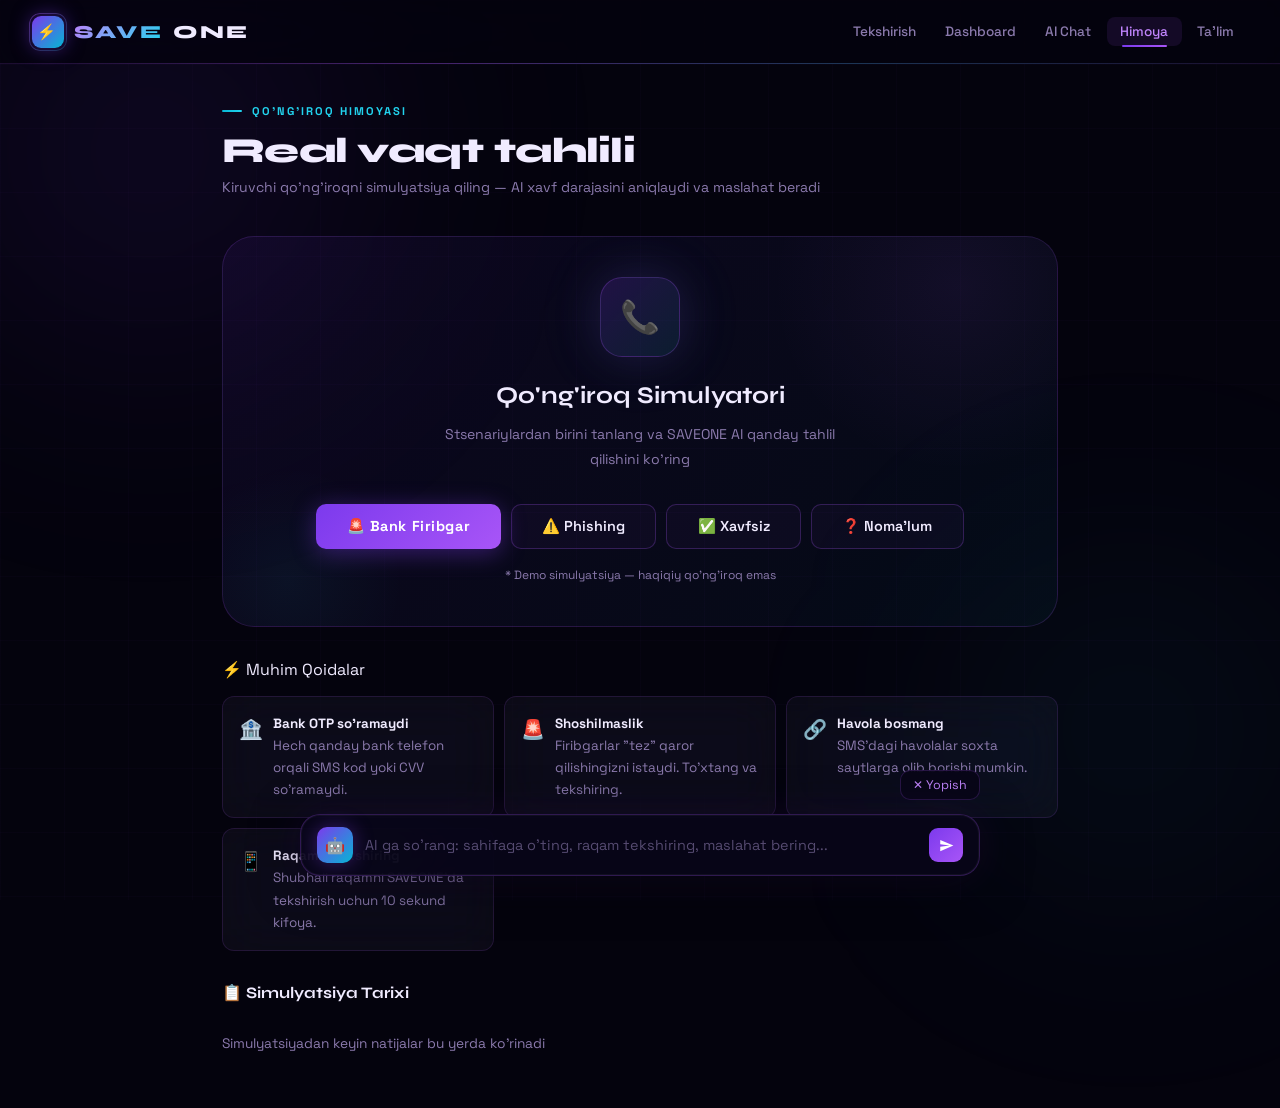
<file: call-protection.html>
<!DOCTYPE html>
<html lang="uz">
<head>
<meta charset="UTF-8">
<meta name="viewport" content="width=device-width, initial-scale=1.0">
<title>Qo'ng'iroq Himoyasi — SAVEONE</title>
<link rel="stylesheet" href="style.css">
<style>
body { padding-top:64px; }
.page { max-width:900px; margin:0 auto; padding:2.5rem 2rem; position:relative; z-index:1; }

/* SIM CARD */
.sim-card {
  border-radius:var(--r-xl); padding:2.5rem; text-align:center; margin-bottom:2rem;
  background:linear-gradient(135deg,rgba(124,58,237,0.08),rgba(34,211,238,0.04));
  border:1px solid rgba(168,85,247,0.18); position:relative; overflow:hidden;
}
.sim-card::before {
  content:''; position:absolute; width:400px; height:400px;
  background:radial-gradient(circle,rgba(168,85,247,0.07),transparent 65%);
  top:-150px; right:-100px;
}
.sim-card::after {
  content:''; position:absolute; width:250px; height:250px;
  background:radial-gradient(circle,rgba(34,211,238,0.05),transparent 65%);
  bottom:-80px; left:-60px;
}
.phone-icon {
  width:80px; height:80px; border-radius:22px; margin:0 auto 1.5rem;
  background:linear-gradient(135deg,rgba(124,58,237,0.2),rgba(34,211,238,0.1));
  border:1px solid rgba(168,85,247,0.25);
  display:flex; align-items:center; justify-content:center; font-size:2rem;
  box-shadow:0 0 50px rgba(168,85,247,0.15), 0 0 80px rgba(34,211,238,0.08);
  animation:ringPulse 3s ease-in-out infinite;
  position:relative; z-index:1;
}
.sim-card h2 { font-family:'Syne',sans-serif; font-size:1.5rem; font-weight:700; margin-bottom:0.75rem; position:relative; z-index:1; }
.sim-card p { color:var(--muted); font-size:0.88rem; line-height:1.75; max-width:420px; margin:0 auto 2rem; position:relative; z-index:1; }
.scenario-btns { display:flex; flex-wrap:wrap; gap:10px; justify-content:center; position:relative; z-index:1; }

/* CALL UI */
.call-ui {
  background:rgba(255,255,255,0.025);
  border:1px solid var(--border); border-radius:var(--r-lg);
  padding:1.75rem; margin-bottom:1.5rem;
  display:none;
}
.call-ui.show { display:block; animation:scaleIn 0.35s ease; }
.call-header { display:flex; align-items:center; gap:14px; margin-bottom:1.5rem; }
.call-av2 {
  width:56px; height:56px; border-radius:16px;
  display:flex; align-items:center; justify-content:center; font-size:1.5rem;
  border:1px solid; flex-shrink:0;
}
.call-title { font-family:'Syne',sans-serif; font-size:1rem; font-weight:700; }
.call-sub { font-size:0.8rem; color:var(--muted); margin-top:3px; }

/* WAVE */
.wave-wrap { display:flex; align-items:center; justify-content:center; gap:4px; height:48px; margin-bottom:1.5rem; }
.wave-bar {
  width:4px; border-radius:2px;
  background:linear-gradient(180deg,var(--cyan),var(--p1));
  animation:wave 1s ease-in-out infinite;
}
@keyframes wave { 0%,100%{height:8px}50%{height:40px} }

/* AI ANALYSIS */
.analysis-box { border-radius:14px; padding:1.25rem; margin-bottom:1.25rem; border-left:3px solid; }
.think-section {
  font-size:0.78rem; color:var(--cyan); font-style:italic;
  display:flex; align-items:flex-start; gap:6px; margin-bottom:8px;
  line-height:1.6; opacity:0.8;
}
.analysis-text { font-size:0.9rem; line-height:1.75; }
.confidence { display:flex; align-items:center; gap:12px; margin-top:1rem; }
.conf-label { font-size:0.78rem; color:var(--muted); }
.conf-bar { flex:1; height:4px; background:rgba(255,255,255,0.05); border-radius:99px; overflow:hidden; }
.conf-fill { height:100%; border-radius:99px; transition:width 1s cubic-bezier(0.4,0,0.2,1); }
.conf-pct { font-size:0.8rem; font-weight:700; width:36px; text-align:right; }

.call-actions { display:flex; gap:10px; flex-wrap:wrap; }
.action-btn {
  flex:1; min-width:120px; padding:12px; border-radius:12px;
  border:1px solid; font-size:0.84rem; font-weight:600;
  cursor:pointer; font-family:'Space Grotesk'; transition:all 0.2s;
  display:flex; align-items:center; justify-content:center; gap:8px;
}
.action-btn:hover { transform:translateY(-2px); filter:brightness(1.1); }

/* HISTORY */
.hist-section { margin-top:2rem; }
.hist-title { font-family:'Syne',sans-serif; font-weight:700; margin-bottom:1rem; font-size:1rem; }
.hist-item {
  display:flex; align-items:center; gap:14px;
  padding:13px; border-radius:12px; margin-bottom:8px;
  background:rgba(255,255,255,0.02); border:1px solid var(--border);
  transition:all 0.2s; cursor:pointer;
}
.hist-item:hover { background:rgba(168,85,247,0.05); border-color:rgba(168,85,247,0.2); transform:translateX(4px); }
.hist-ico { width:42px; height:42px; border-radius:12px; display:flex; align-items:center; justify-content:center; font-size:1rem; border:1px solid; flex-shrink:0; }
.hist-info { flex:1; }
.hist-num { font-size:0.88rem; font-weight:600; }
.hist-meta { font-size:0.76rem; color:var(--muted); margin-top:2px; }
.hist-badge { font-size:0.7rem; padding:4px 12px; border-radius:999px; font-weight:700; }

/* TIPS SECTION */
.tips-panel { margin-top:2rem; }
.tips-grid { display:grid; grid-template-columns:repeat(auto-fit,minmax(240px,1fr)); gap:10px; margin-top:1rem; }
.tip-item {
  padding:1rem; border-radius:12px; display:flex; align-items:flex-start; gap:10px;
  font-size:0.84rem; line-height:1.65;
}
.tip-icon { font-size:1.2rem; flex-shrink:0; margin-top:1px; }
</style>
</head>
<body>
<div class="orb orb1"></div>
<div class="orb orb2"></div>

<nav class="topnav" id="topnav"></nav>

<script src="gemini.js"></script>
<script src="ui.js"></script>
<script src="auth.js"></script>
<script src="ai-navigator.js"></script>
<script>UI.renderNav({ active:'himoya', user:false });</script>

<div class="page">
  <div class="s-eyebrow">Qo'ng'iroq Himoyasi</div>
  <h1 class="s-title" style="font-size:clamp(1.5rem,3.5vw,2.2rem);margin-bottom:0.5rem">Real vaqt tahlili</h1>
  <p style="color:var(--muted);font-size:0.88rem;margin-bottom:2.5rem">Kiruvchi qo'ng'iroqni simulyatsiya qiling — AI xavf darajasini aniqlaydi va maslahat beradi</p>

  <!-- SIM CARD -->
  <div class="sim-card">
    <div class="phone-icon">📞</div>
    <h2>Qo'ng'iroq Simulyatori</h2>
    <p>Stsenariylardan birini tanlang va SAVEONE AI qanday tahlil qilishini ko'ring</p>
    <div class="scenario-btns">
      <button class="btn-primary" onclick="simulate('scam')">🚨 Bank Firibgar</button>
      <button class="btn-ghost" onclick="simulate('phishing')">⚠️ Phishing</button>
      <button class="btn-ghost" onclick="simulate('safe')">✅ Xavfsiz</button>
      <button class="btn-ghost" onclick="simulate('unknown')">❓ Noma'lum</button>
    </div>
    <p style="font-size:0.75rem;color:var(--muted);margin-top:1rem;margin-bottom:0;position:relative;z-index:1">* Demo simulyatsiya — haqiqiy qo'ng'iroq emas</p>
  </div>

  <!-- CALL UI -->
  <div class="call-ui" id="callUI">
    <div class="call-header">
      <div class="call-av2" id="cAv"></div>
      <div style="flex:1">
        <div class="call-title" id="cTitle"></div>
        <div class="call-sub" id="cSub"></div>
      </div>
      <div><div class="badge-live"><div class="badge-dot"></div>JONLI</div></div>
    </div>
    <div class="wave-wrap" id="waveWrap"></div>
    <div class="analysis-box" id="analysisBox">
      <div class="think-section" id="thinkSection"></div>
      <div class="analysis-text" id="analysisText"></div>
      <div class="confidence">
        <span class="conf-label">AI ishonch darajasi</span>
        <div class="conf-bar"><div class="conf-fill" id="confFill" style="width:0"></div></div>
        <span class="conf-pct" id="confPct"></span>
      </div>
    </div>
    <div class="call-actions" id="callActions"></div>
  </div>

  <!-- QUICK TIPS -->
  <div class="tips-panel">
    <div class="panel-title">⚡ Muhim Qoidalar</div>
    <div class="tips-grid">
      <div class="tip-item glass">
        <div class="tip-icon">🏦</div>
        <div><strong>Bank OTP so'ramaydi</strong><br><span style="color:var(--muted)">Hech qanday bank telefon orqali SMS kod yoki CVV so'ramaydi.</span></div>
      </div>
      <div class="tip-item glass">
        <div class="tip-icon">🚨</div>
        <div><strong>Shoshilmaslik</strong><br><span style="color:var(--muted)">Firibgarlar "tez" qaror qilishingizni istaydi. To'xtang va tekshiring.</span></div>
      </div>
      <div class="tip-item glass">
        <div class="tip-icon">🔗</div>
        <div><strong>Havola bosmang</strong><br><span style="color:var(--muted)">SMS'dagi havolalar soxta saytlarga olib borishi mumkin.</span></div>
      </div>
      <div class="tip-item glass">
        <div class="tip-icon">📱</div>
        <div><strong>Raqamni tekshiring</strong><br><span style="color:var(--muted)">Shubhali raqamni SAVEONE'da tekshirish uchun 10 sekund kifoya.</span></div>
      </div>
    </div>
  </div>

  <!-- HISTORY -->
  <div class="hist-section">
    <div class="hist-title">📋 Simulyatsiya Tarixi</div>
    <div id="histList">
      <div style="color:var(--muted);font-size:0.86rem;padding:1rem 0">Simulyatsiyadan keyin natijalar bu yerda ko'rinadi</div>
    </div>
  </div>
</div>

<script>
const scenarios = {
  scam: {
    num:'+998 97 328 47 61', from:'Toshkent viloyati', type:'XAVFLI',
    cls:'danger', icon:'🚨', score:94,
    preThink:'Raqam oldindan scam bazasida qayd etilgan. Bank firibgarligi naqshi aniq ko\'rinmoqda.',
    analysis:'Bu raqam bank firibgarligi bilan bog\'liq. Firibgar bank xodimi sifatida qo\'ng\'iroq qilib, OTP kod yoki karta ma\'lumotlarini o\'g\'irlashga urinishi mumkin. HECH QACHON kod bermang!',
    actions:[
      {label:'🚫 Bloklash', bg:'rgba(248,113,113,0.1)', border:'rgba(248,113,113,0.3)', color:'var(--danger)'},
      {label:'📋 Xabar berish', bg:'rgba(251,191,36,0.08)', border:'rgba(251,191,36,0.25)', color:'var(--warn)'},
      {label:'✓ Ruxsat berish', bg:'rgba(255,255,255,0.03)', border:'var(--border)', color:'var(--muted)'},
    ]
  },
  phishing: {
    num:'+7 999 123 45 67', from:'Rossiya', type:'SHUBHALI',
    cls:'warn', icon:'⚠️', score:71,
    preThink:'Rossiya prefixli raqam, O\'zbekistonga phishing qo\'ng\'iroqlari ko\'p ushbu yo\'nalishdan keladi.',
    analysis:'Rossiya prefixli (+7) raqam. Bunday raqamlar O\'zbekiston foydalanuvchilariga phishing maqsadida tez-tez qo\'ng\'iroq qiladi. Shaxsiy ma\'lumot yoki parol bermang.',
    actions:[
      {label:'🚫 Bloklash', bg:'rgba(248,113,113,0.1)', border:'rgba(248,113,113,0.3)', color:'var(--danger)'},
      {label:'⚠️ Shubhali', bg:'rgba(251,191,36,0.08)', border:'rgba(251,191,36,0.25)', color:'var(--warn)'},
      {label:'✓ Ehtiyot bilan', bg:'rgba(255,255,255,0.03)', border:'var(--border)', color:'var(--muted)'},
    ]
  },
  safe: {
    num:'+998 71 200 00 02', from:'Toshkent shahar', type:'XAVFSIZ',
    cls:'safe', icon:'✅', score:97,
    preThink:'Toshkent rasmiy raqami. Bazada hech qanday shikoyat yo\'q. Ishonchli kategoriya.',
    analysis:'Bu Toshkent shahridagi rasmiy raqam. Scam bazasida hech qanday shikoyat yo\'q. Xavfsiz toifada — bemalol qabul qilishingiz mumkin.',
    actions:[
      {label:'✅ Qabul qilish', bg:'rgba(52,211,153,0.1)', border:'rgba(52,211,153,0.3)', color:'var(--safe)'},
      {label:'📋 Kuzatuvga', bg:'rgba(255,255,255,0.03)', border:'var(--border)', color:'var(--muted)'},
    ]
  },
  unknown: {
    num:'+44 20 7946 0958', from:'Buyuk Britaniya', type:"NOMA'LUM",
    cls:'warn', icon:'❓', score:55,
    preThink:'Buyuk Britaniyadan noma\'lum raqam. Bazada yo\'q, lekin xalqaro raqamlar ehtiyotkorlik talab qiladi.',
    analysis:'Buyuk Britaniyadan (+44) noma\'lum raqam. Scam bazasida yo\'q, lekin xalqaro raqamlar ehtiyotkorlik talab qiladi. Shaxsiy ma\'lumot bermang.',
    actions:[
      {label:'🚫 Bloklash', bg:'rgba(248,113,113,0.1)', border:'rgba(248,113,113,0.3)', color:'var(--danger)'},
      {label:'⚠️ Shubhali', bg:'rgba(251,191,36,0.08)', border:'rgba(251,191,36,0.25)', color:'var(--warn)'},
      {label:'✓ Qabul qilish', bg:'rgba(255,255,255,0.03)', border:'var(--border)', color:'var(--muted)'},
    ]
  }
};

let simHistory = [];

function simulate(type) {
  const s = scenarios[type];
  const color = UI.riskColors(s.cls);
  const ui = document.getElementById('callUI');
  ui.classList.add('show');
  ui.scrollIntoView({ behavior:'smooth', block:'center' });

  const av = document.getElementById('cAv');
  av.style.cssText = `background:${color.bg};border-color:${color.border}`;
  av.textContent = s.icon;
  document.getElementById('cTitle').textContent = s.num;
  document.getElementById('cSub').textContent = `${s.from} · ${s.type}`;

  // Waves
  const ww = document.getElementById('waveWrap');
  ww.innerHTML = '';
  for (let i=0; i<20; i++) {
    const bar = document.createElement('div');
    bar.className = 'wave-bar';
    const h = Math.random()*35+5;
    bar.style.cssText = `height:${h}px;animation-delay:${i*0.05}s;
      background:linear-gradient(180deg,${color.text},${s.cls==='safe'?'var(--cyan)':'var(--p1)'})`;
    ww.appendChild(bar);
  }

  // Analysis
  const ab = document.getElementById('analysisBox');
  ab.style.cssText = `background:${color.bg};border-left-color:${color.text}`;
  document.getElementById('thinkSection').innerHTML = `💭 ${s.preThink}`;
  document.getElementById('analysisText').textContent = s.analysis;

  const cf = document.getElementById('confFill');
  cf.style.background = color.text;
  setTimeout(() => { cf.style.width = s.score + '%'; }, 100);
  document.getElementById('confPct').textContent = s.score + '%';
  document.getElementById('confPct').style.color = color.text;

  // Actions
  UI.renderList('callActions', s.actions, a =>
    `<button class="action-btn" style="background:${a.bg};border-color:${a.border};color:${a.color}" onclick="handleAction('${a.label}')">
      ${a.label}
    </button>`
  );

  // History ga qo'shish
  simHistory.unshift({ num:s.num, type:s.type, cls:s.cls, icon:s.icon, time:'hozirgina' });
  renderHistory();
}

function handleAction(label) {
  // Harakat natijasini ko'rsatish
  UI.toastText(`${label} bajarildi ✓`);
}

function renderHistory() {
  if (simHistory.length === 0) return;
  UI.renderList('histList', simHistory.slice(0,5), h => `
    <div class="hist-item">
      <div class="hist-ico bg-${h.cls}">${h.icon}</div>
      <div class="hist-info">
        <div class="hist-num">${h.num}</div>
        <div class="hist-meta">${h.time}</div>
      </div>
      <span class="hist-badge bg-${h.cls} risk-${h.cls}">${h.type}</span>
    </div>
  `);
}
</script>
</body>
</html>
</file>
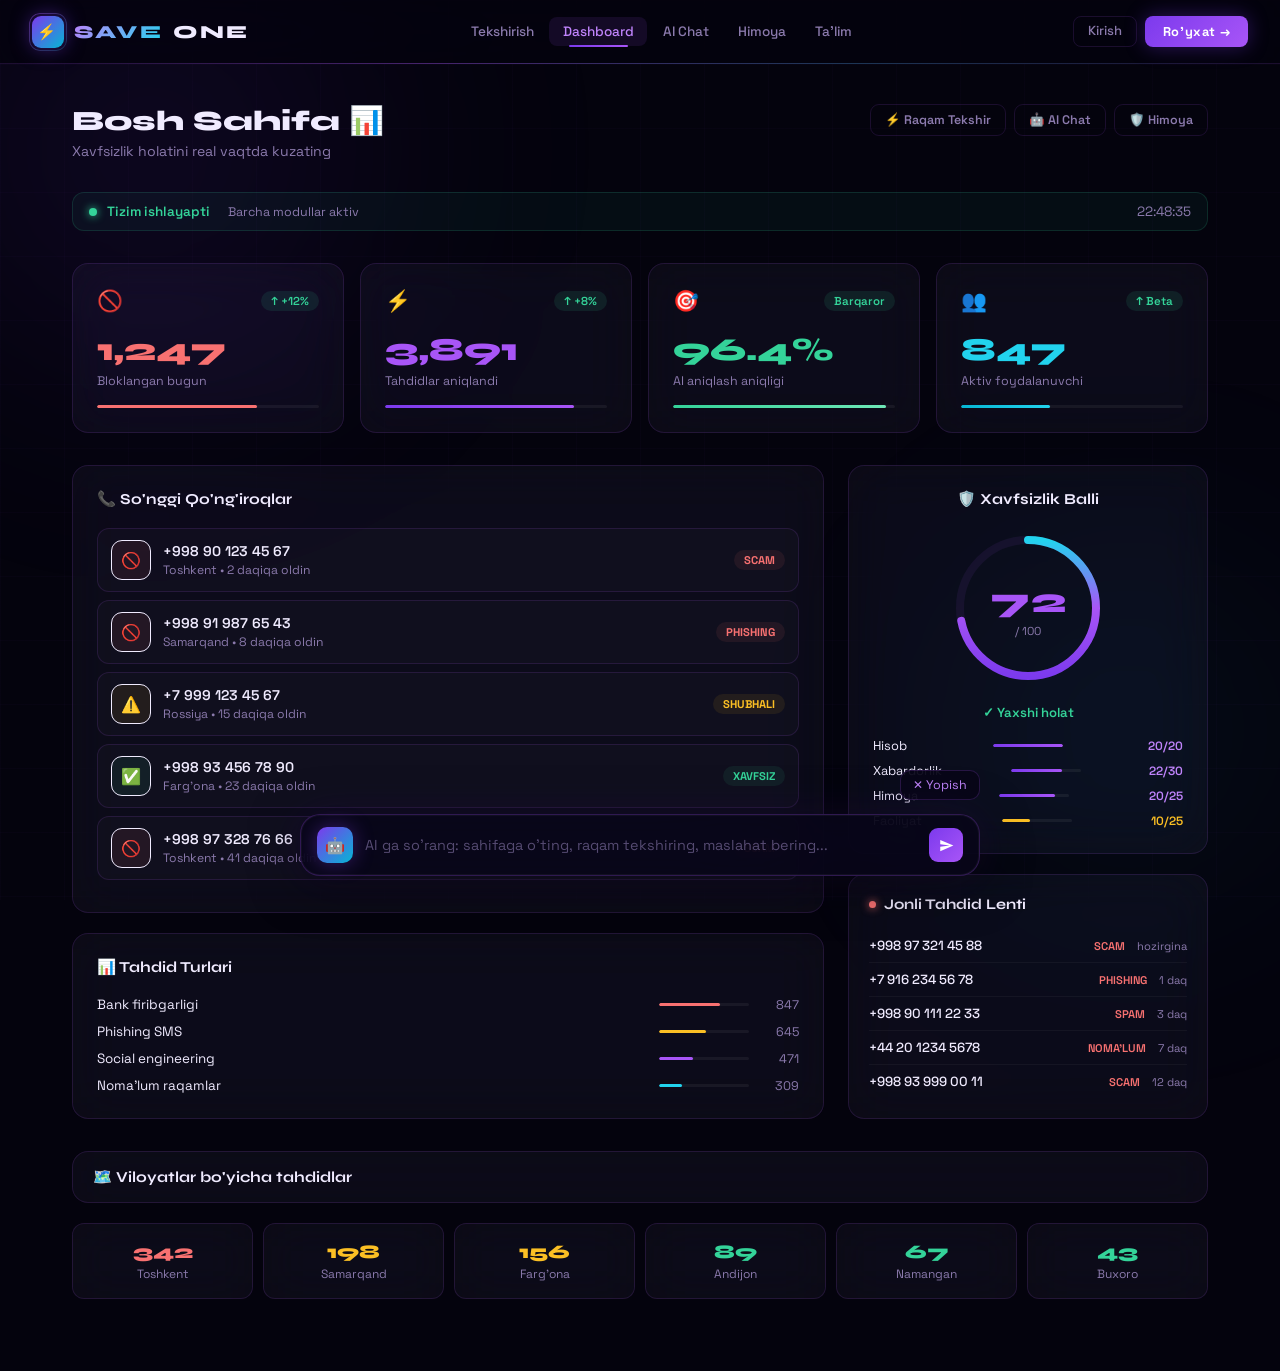
<file: dashboard.html>
<!DOCTYPE html>
<html lang="uz">
<head>
<meta charset="UTF-8">
<meta name="viewport" content="width=device-width, initial-scale=1.0">
<title>Dashboard — SAVEONE</title>
<link rel="stylesheet" href="style.css">
<style>
body { padding-top:64px; }
.dash { max-width:1200px; margin:0 auto; padding:2.5rem 2rem; position:relative; z-index:1; }
.dash-header { margin-bottom:2rem; display:flex; align-items:flex-start; justify-content:space-between; flex-wrap:wrap; gap:12px; }
.dash-header h1 { font-family:'Syne',sans-serif; font-size:1.75rem; font-weight:800; }
.dash-header p { color:var(--muted); margin-top:4px; font-size:0.88rem; }
.quick-actions { display:flex; gap:8px; flex-wrap:wrap; }
.qa-btn {
  padding:7px 14px; border-radius:9px; font-size:0.78rem; font-weight:600;
  border:1px solid var(--border); color:var(--muted); background:none;
  cursor:pointer; font-family:'Space Grotesk'; transition:all 0.2s;
  display:flex; align-items:center; gap:6px;
}
.qa-btn:hover { border-color:var(--p1); color:var(--p3); background:rgba(168,85,247,0.06); }

/* STATUS BAR */
.status-bar {
  display:flex; align-items:center; gap:10px; flex-wrap:wrap;
  padding:10px 16px; border-radius:12px; margin-bottom:2rem;
  background:rgba(52,211,153,0.05); border:1px solid rgba(52,211,153,0.15);
  font-size:0.84rem;
}
.status-dot { width:8px; height:8px; border-radius:50%; background:var(--safe); box-shadow:0 0 8px var(--safe); animation:bdot 2s infinite; }

/* KPI */
.kpi-grid { display:grid; grid-template-columns:repeat(auto-fit,minmax(220px,1fr)); gap:1rem; margin-bottom:2rem; }
.kpi { padding:1.5rem; border-radius:var(--r-md); position:relative; overflow:hidden; }
.kpi::before {
  content:''; position:absolute; inset:0; opacity:0; transition:opacity 0.3s;
  background:radial-gradient(circle at 10% 10%,rgba(168,85,247,0.07),transparent 60%);
}
.kpi:hover::before { opacity:1; }
.kpi-top { display:flex; align-items:center; justify-content:space-between; margin-bottom:1rem; }
.kpi-ico { font-size:1.3rem; }
.kpi-trend { font-size:0.72rem; padding:3px 10px; border-radius:999px; font-weight:600; }
.trend-up { background:rgba(52,211,153,0.1); color:var(--safe); }
.trend-dn { background:rgba(248,113,113,0.1); color:var(--danger); }
.kpi-n { font-family:'Syne',sans-serif; font-size:2rem; font-weight:800; }
.kpi-l { font-size:0.78rem; color:var(--muted); margin-top:4px; }
.kpi-spark { height:3px; background:rgba(255,255,255,0.05); border-radius:99px; margin-top:1rem; overflow:hidden; }
.kpi-spark-f { height:100%; border-radius:99px; }

/* MAIN GRID */
.main-grid { display:grid; grid-template-columns:1fr 360px; gap:1.5rem; margin-bottom:2rem; }
@media(max-width:900px){ .main-grid{ grid-template-columns:1fr; } }
.panel { padding:1.5rem; border-radius:var(--r-md); }
.panel-title { font-family:'Syne',sans-serif; font-weight:700; font-size:0.95rem; margin-bottom:1.25rem; display:flex; align-items:center; gap:8px; }

/* CALLS */
.call-item {
  display:flex; align-items:center; gap:12px;
  padding:11px 13px; border-radius:12px; margin-bottom:8px;
  background:rgba(255,255,255,0.02); border:1px solid var(--border);
  transition:all 0.2s; cursor:pointer;
}
.call-item:hover { background:rgba(168,85,247,0.05); border-color:rgba(168,85,247,0.2); transform:translateX(3px); }
.call-av { width:40px; height:40px; border-radius:11px; display:flex; align-items:center; justify-content:center; font-size:1rem; flex-shrink:0; border:1px solid; }
.call-info { flex:1; }
.call-num { font-size:0.88rem; font-weight:600; }
.call-meta { font-size:0.76rem; color:var(--muted); margin-top:2px; }
.call-badge { font-size:0.7rem; padding:3px 10px; border-radius:999px; font-weight:700; white-space:nowrap; }

/* RADAR */
.radar-wrap { text-align:center; }
.score-ring-wrap { position:relative; width:160px; height:160px; margin:0.75rem auto 1rem; }
.score-ring-wrap svg { transform:rotate(-90deg); }
.score-center { position:absolute; inset:0; display:flex; flex-direction:column; align-items:center; justify-content:center; }
.score-n { font-family:'Syne',sans-serif; font-size:2.2rem; font-weight:800; color:var(--p1); }
.score-l { font-size:0.72rem; color:var(--muted); margin-top:2px; }
.score-items { display:flex; flex-direction:column; gap:8px; }
.score-row { display:flex; align-items:center; justify-content:space-between; font-size:0.8rem; }
.score-bar-w { width:70px; height:3px; background:rgba(255,255,255,0.06); border-radius:99px; overflow:hidden; }
.score-bar-f { height:100%; border-radius:99px; background:linear-gradient(90deg,var(--p2),var(--p1)); }

/* LIVE FEED */
.live-feed { border-radius:var(--r-md); padding:1.25rem; }
.live-title { display:flex; align-items:center; gap:8px; font-family:'Syne',sans-serif; font-weight:700; font-size:0.92rem; margin-bottom:1rem; }
.live-dot { width:7px; height:7px; border-radius:50%; background:var(--danger); box-shadow:0 0 8px var(--danger); animation:bdot 1s infinite; }
.feed-item { display:flex; align-items:center; gap:12px; padding:8px 0; border-bottom:1px solid rgba(255,255,255,0.04); }
.feed-item:last-child { border-bottom:none; }
.feed-num { font-size:0.83rem; flex:1; font-weight:500; }
.feed-type { font-size:0.7rem; color:var(--danger); font-weight:600; }
.feed-time { font-size:0.7rem; color:var(--muted); }

/* THREATS */
.threat-list { display:flex; flex-direction:column; gap:10px; }
.threat-row { display:flex; align-items:center; gap:12px; }
.threat-name { font-size:0.84rem; flex:1; }
.threat-bar-w { width:90px; height:3px; background:rgba(255,255,255,0.05); border-radius:99px; overflow:hidden; }
.threat-bar-f { height:100%; border-radius:99px; }
.threat-count { font-size:0.78rem; color:var(--muted); width:38px; text-align:right; }

/* MAP SECTION */
.map-section { margin-bottom:2rem; }
.region-grid { display:grid; grid-template-columns:repeat(auto-fit,minmax(160px,1fr)); gap:10px; margin-top:1rem; }
.region-card {
  padding:1rem; border-radius:12px; text-align:center; cursor:pointer;
  transition:all 0.2s;
}
.region-card:hover { transform:translateY(-3px); border-color:rgba(168,85,247,0.3); }
.region-n { font-family:'Syne',sans-serif; font-size:1.2rem; font-weight:800; color:var(--danger); }
.region-l { font-size:0.75rem; color:var(--muted); margin-top:3px; }
</style>
</head>
<body>
<div class="orb orb1"></div>
<div class="orb orb2"></div>

<nav class="topnav" id="topnav"></nav>

<script src="gemini.js"></script>
<script src="ui.js"></script>
<script src="auth.js"></script>
<script src="ai-navigator.js"></script>
<script>UI.renderNav({ active:'dashboard' });</script>

<div class="dash">
  <div class="dash-header">
    <div>
      <h1>Bosh Sahifa 📊</h1>
      <p>Xavfsizlik holatini real vaqtda kuzating</p>
    </div>
    <div class="quick-actions">
      <button class="qa-btn" onclick="location.href='index.html#checker'">⚡ Raqam Tekshir</button>
      <button class="qa-btn" onclick="location.href='ai-assistant.html'">🤖 AI Chat</button>
      <button class="qa-btn" onclick="location.href='call-protection.html'">🛡️ Himoya</button>
    </div>
  </div>

  <!-- STATUS -->
  <div class="status-bar">
    <div class="status-dot"></div>
    <span style="color:var(--safe);font-weight:600">Tizim ishlayapti</span>
    <span style="color:var(--muted);margin-left:8px;font-size:0.78rem">Barcha modullar aktiv</span>
    <span style="color:var(--muted);margin-left:auto" id="liveTime"></span>
  </div>

  <!-- KPI -->
  <div class="kpi-grid">
    <div class="kpi glass">
      <div class="kpi-top"><span class="kpi-ico">🚫</span><span class="kpi-trend trend-up">↑ +12%</span></div>
      <div class="kpi-n" style="color:var(--danger)" id="kpi1">0</div>
      <div class="kpi-l">Bloklangan bugun</div>
      <div class="kpi-spark"><div class="kpi-spark-f" style="width:72%;background:linear-gradient(90deg,var(--danger),#f87171)"></div></div>
    </div>
    <div class="kpi glass">
      <div class="kpi-top"><span class="kpi-ico">⚡</span><span class="kpi-trend trend-up">↑ +8%</span></div>
      <div class="kpi-n" style="color:var(--p1)" id="kpi2">0</div>
      <div class="kpi-l">Tahdidlar aniqlandi</div>
      <div class="kpi-spark"><div class="kpi-spark-f" style="width:85%;background:linear-gradient(90deg,var(--p2),var(--p1))"></div></div>
    </div>
    <div class="kpi glass">
      <div class="kpi-top"><span class="kpi-ico">🎯</span><span class="kpi-trend trend-up">Barqaror</span></div>
      <div class="kpi-n" style="color:var(--safe)">96.4%</div>
      <div class="kpi-l">AI aniqlash aniqligi</div>
      <div class="kpi-spark"><div class="kpi-spark-f" style="width:96%;background:linear-gradient(90deg,var(--safe),#6ee7b7)"></div></div>
    </div>
    <div class="kpi glass">
      <div class="kpi-top"><span class="kpi-ico">👥</span><span class="kpi-trend trend-up">↑ Beta</span></div>
      <div class="kpi-n" style="color:var(--cyan)" id="kpi4">0</div>
      <div class="kpi-l">Aktiv foydalanuvchi</div>
      <div class="kpi-spark"><div class="kpi-spark-f" style="width:40%;background:linear-gradient(90deg,var(--cyan2),var(--cyan))"></div></div>
    </div>
  </div>

  <!-- MAIN GRID -->
  <div class="main-grid">
    <div>
      <div class="panel glass" style="margin-bottom:1.25rem">
        <div class="panel-title">📞 So'nggi Qo'ng'iroqlar</div>
        <div id="callList"></div>
      </div>
      <div class="panel glass">
        <div class="panel-title">📊 Tahdid Turlari</div>
        <div class="threat-list" id="threatList"></div>
      </div>
    </div>

    <div style="display:flex;flex-direction:column;gap:1.25rem">
      <div class="panel glass radar-wrap">
        <div class="panel-title" style="justify-content:center">🛡️ Xavfsizlik Balli</div>
        <div class="score-ring-wrap">
          <svg width="160" height="160" viewBox="0 0 160 160">
            <circle cx="80" cy="80" r="68" fill="none" stroke="rgba(168,85,247,0.08)" stroke-width="8"/>
            <circle cx="80" cy="80" r="68" fill="none" stroke="url(#scoreGrad)" stroke-width="8"
              stroke-linecap="round" stroke-dasharray="427" stroke-dashoffset="120"/>
            <defs>
              <linearGradient id="scoreGrad" x1="0%" y1="0%" x2="100%" y2="0%">
                <stop offset="0%" stop-color="#7c3aed"/>
                <stop offset="50%" stop-color="#a855f7"/>
                <stop offset="100%" stop-color="#22d3ee"/>
              </linearGradient>
            </defs>
          </svg>
          <div class="score-center">
            <div class="score-n">72</div>
            <div class="score-l">/ 100</div>
          </div>
        </div>
        <div style="font-size:0.82rem;color:var(--safe);font-weight:600;margin-bottom:1rem;text-align:center">✓ Yaxshi holat</div>
        <div class="score-items">
          <div class="score-row"><span>Hisob</span><div class="score-bar-w"><div class="score-bar-f" style="width:100%"></div></div><span style="color:var(--p3);font-weight:600;font-size:0.75rem">20/20</span></div>
          <div class="score-row"><span>Xabardorlik</span><div class="score-bar-w"><div class="score-bar-f" style="width:73%"></div></div><span style="color:var(--p3);font-weight:600;font-size:0.75rem">22/30</span></div>
          <div class="score-row"><span>Himoya</span><div class="score-bar-w"><div class="score-bar-f" style="width:80%"></div></div><span style="color:var(--p3);font-weight:600;font-size:0.75rem">20/25</span></div>
          <div class="score-row"><span>Faoliyat</span><div class="score-bar-w"><div class="score-bar-f" style="width:40%;background:var(--warn)"></div></div><span style="color:var(--warn);font-weight:600;font-size:0.75rem">10/25</span></div>
        </div>
      </div>

      <div class="panel glass live-feed">
        <div class="live-title"><div class="live-dot"></div>Jonli Tahdid Lenti</div>
        <div id="liveFeed"></div>
      </div>
    </div>
  </div>

  <!-- REGIONS -->
  <div class="map-section">
    <div class="panel-title glass" style="padding:1rem 1.25rem; border-radius:var(--r-md)">🗺️ Viloyatlar bo'yicha tahdidlar</div>
    <div class="region-grid" style="margin-top:1rem">
      <div class="region-card glass"><div class="region-n">342</div><div class="region-l">Toshkent</div></div>
      <div class="region-card glass"><div class="region-n" style="color:var(--warn)">198</div><div class="region-l">Samarqand</div></div>
      <div class="region-card glass"><div class="region-n" style="color:var(--warn)">156</div><div class="region-l">Farg'ona</div></div>
      <div class="region-card glass"><div class="region-n" style="color:var(--safe)">89</div><div class="region-l">Andijon</div></div>
      <div class="region-card glass"><div class="region-n" style="color:var(--safe)">67</div><div class="region-l">Namangan</div></div>
      <div class="region-card glass"><div class="region-n" style="color:var(--safe)">43</div><div class="region-l">Buxoro</div></div>
    </div>
  </div>
</div>

<script>
// Animated counters
window.addEventListener('load', () => {
  UI.countUp('kpi1', 1247);
  UI.countUp('kpi2', 3891);
  UI.countUp('kpi4', 847);
});

// Live time
function updateTime() {
  document.getElementById('liveTime').textContent = UI.formatTime(true);
}
setInterval(updateTime, 1000); updateTime();

// Calls
const calls = [
  {num:'+998 90 123 45 67', meta:'Toshkent • 2 daqiqa oldin', type:'SCAM', cls:'danger', ico:'🚫'},
  {num:'+998 91 987 65 43', meta:'Samarqand • 8 daqiqa oldin', type:'PHISHING', cls:'danger', ico:'🚫'},
  {num:'+7 999 123 45 67',  meta:'Rossiya • 15 daqiqa oldin', type:'SHUBHALI', cls:'warn', ico:'⚠️'},
  {num:'+998 93 456 78 90', meta:'Farg\'ona • 23 daqiqa oldin', type:'XAVFSIZ', cls:'safe', ico:'✅'},
  {num:'+998 97 328 76 66', meta:'Toshkent • 41 daqiqa oldin', type:'SCAM', cls:'danger', ico:'🚫'},
];
UI.renderList('callList', calls, c => `
  <div class="call-item">
    <div class="call-av bg-${c.cls}">${c.ico}</div>
    <div class="call-info">
      <div class="call-num">${c.num}</div>
      <div class="call-meta">${c.meta}</div>
    </div>
    <span class="call-badge bg-${c.cls} risk-${c.cls}">${c.type}</span>
  </div>`);

// Threats
const threats = [
  {name:'Bank firibgarligi', pct:68, color:'var(--danger)', count:847},
  {name:'Phishing SMS', pct:52, color:'var(--warn)', count:645},
  {name:'Social engineering', pct:38, color:'var(--p1)', count:471},
  {name:'Noma\'lum raqamlar', pct:25, color:'var(--cyan)', count:309},
];
UI.renderList('threatList', threats, t => `
  <div class="threat-row">
    <div class="threat-name">${t.name}</div>
    <div class="threat-bar-w"><div class="threat-bar-f" style="width:${t.pct}%;background:${t.color}"></div></div>
    <div class="threat-count">${t.count}</div>
  </div>`);

// Live feed
const feedData = [
  {num:'+998 97 321 45 88', type:'SCAM', time:'hozirgina'},
  {num:'+7 916 234 56 78', type:'PHISHING', time:'1 daq'},
  {num:'+998 90 111 22 33', type:'SPAM', time:'3 daq'},
  {num:'+44 20 1234 5678', type:'NOMA\'LUM', time:'7 daq'},
  {num:'+998 93 999 00 11', type:'SCAM', time:'12 daq'},
];
const liveFeed = document.getElementById('liveFeed');
UI.renderList(liveFeed, feedData, f => `
  <div class="feed-item">
    <div class="feed-num">${f.num}</div>
    <div class="feed-type">${f.type}</div>
    <div class="feed-time">${f.time}</div>
  </div>`);

// Live feed animation — yangi tahdidlar qo'shish
setInterval(() => {
  const types = ['SCAM','PHISHING','SPAM'];
  const num = '+998 9' + Math.floor(Math.random()*9) + ' ' + Math.floor(Math.random()*900+100) + ' ' + Math.floor(Math.random()*90+10) + ' ' + Math.floor(Math.random()*90+10);
  const type = types[Math.floor(Math.random()*types.length)];
  const newItem = document.createElement('div');
  newItem.className = 'feed-item';
  newItem.style.animation = 'fadeIn 0.3s ease';
  newItem.innerHTML = `<div class="feed-num">${num}</div><div class="feed-type">${type}</div><div class="feed-time">hozirgina</div>`;
  liveFeed.insertBefore(newItem, liveFeed.firstChild);
  if (liveFeed.children.length > 6) liveFeed.removeChild(liveFeed.lastChild);
}, 5000);
</script>
</body>
</html>
</file>
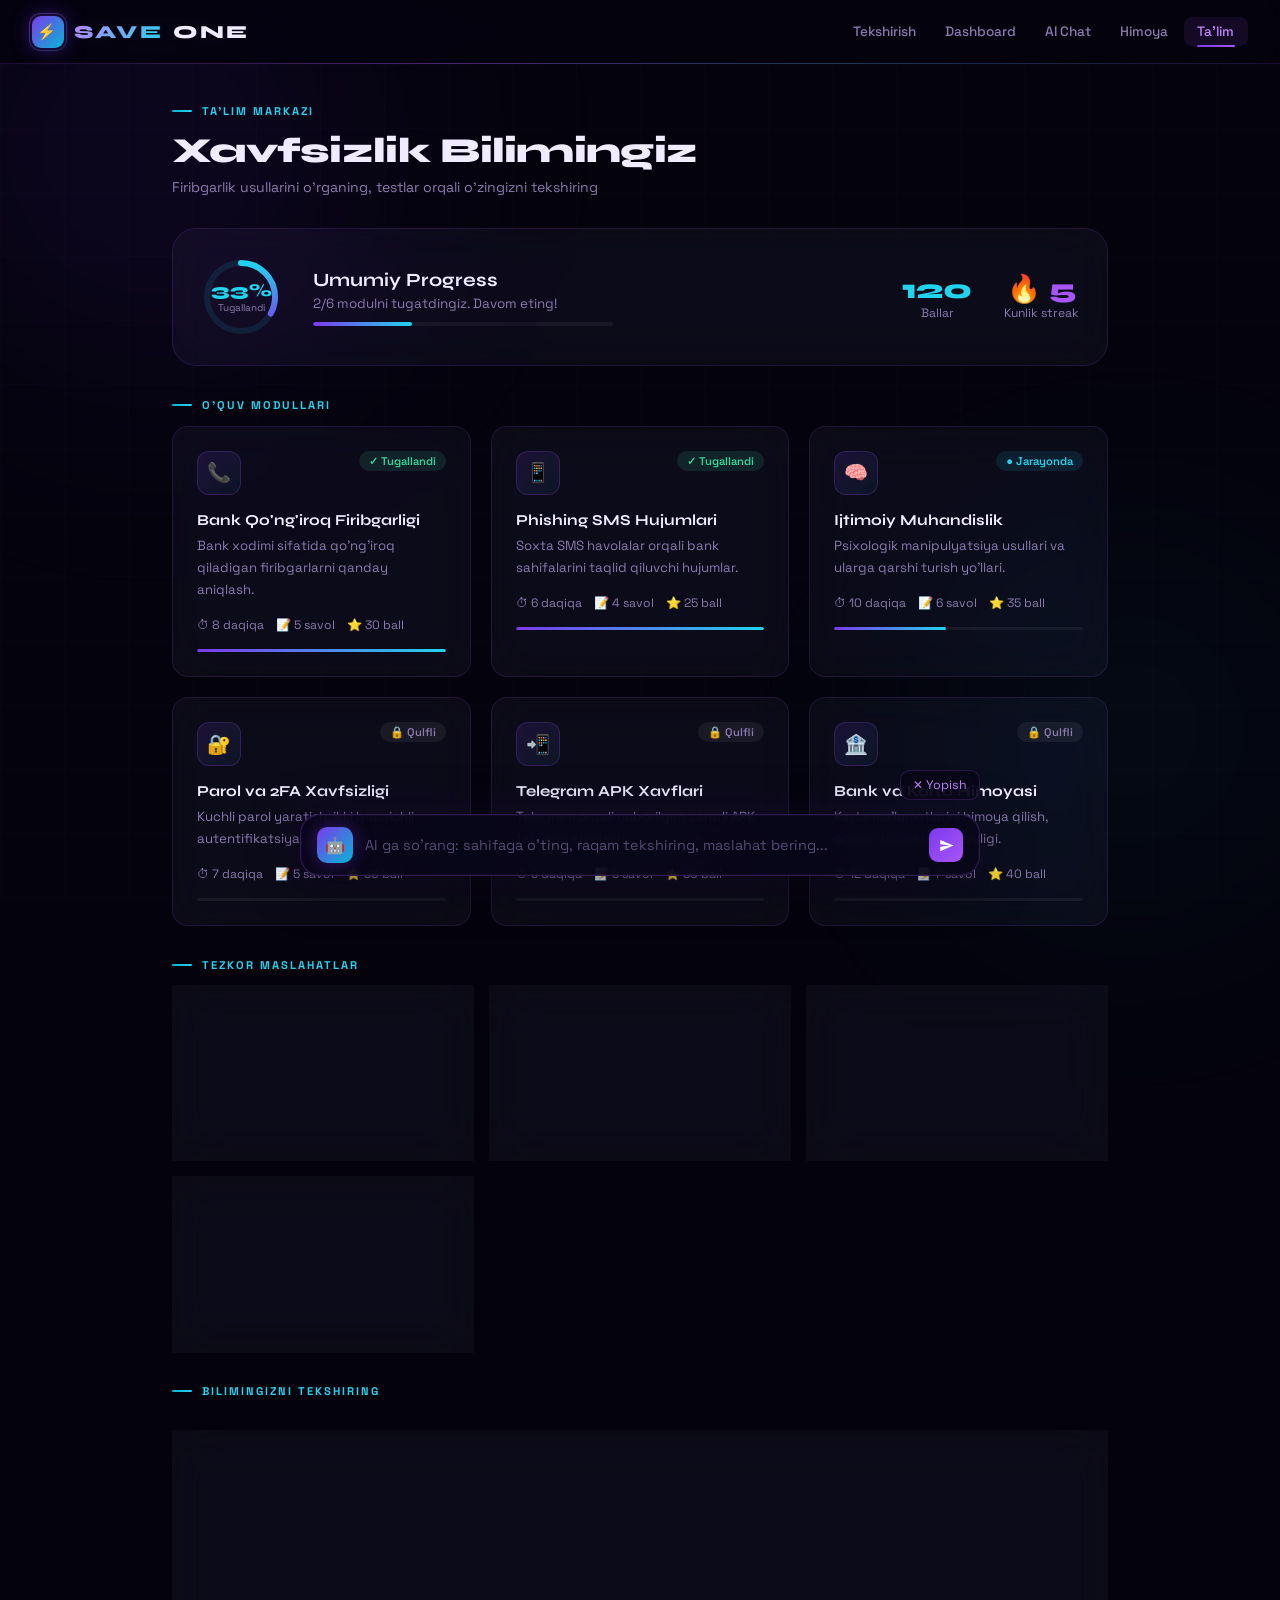
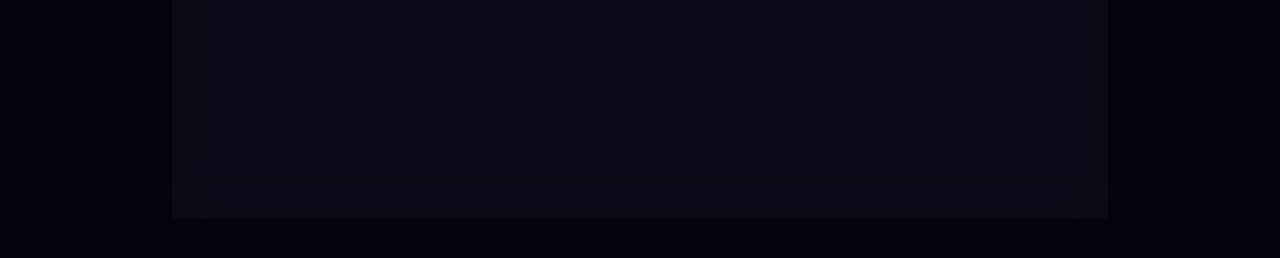
<file: education.html>
<!DOCTYPE html>
<html lang="uz">
<head>
<meta charset="UTF-8">
<meta name="viewport" content="width=device-width, initial-scale=1.0">
<title>Ta'lim — SAVEONE</title>
<link rel="stylesheet" href="style.css">
<style>
body { padding-top:64px; }
.page { max-width:1000px; margin:0 auto; padding:2.5rem 2rem; position:relative; z-index:1; }

/* PROGRESS */
.progress-card { padding:1.75rem; border-radius:var(--r-lg); margin-bottom:2rem; display:flex; align-items:center; gap:2rem; flex-wrap:wrap; }
.prog-ring { position:relative; width:80px; height:80px; flex-shrink:0; }
.prog-ring svg { transform:rotate(-90deg); }
.prog-text { position:absolute; inset:0; display:flex; flex-direction:column; align-items:center; justify-content:center; }
.prog-n { font-family:'Syne',sans-serif; font-size:1.1rem; font-weight:800; color:var(--cyan); }
.prog-l { font-size:0.62rem; color:var(--muted); }
.prog-info { flex:1; min-width:180px; }
.prog-info h3 { font-family:'Syne',sans-serif; font-weight:700; margin-bottom:4px; }
.prog-info p { font-size:0.84rem; color:var(--muted); }
.prog-bar-w { height:4px; background:rgba(255,255,255,0.05); border-radius:99px; margin-top:10px; overflow:hidden; max-width:300px; }
.prog-bar-f { height:100%; border-radius:99px; background:linear-gradient(90deg,var(--p2),var(--cyan)); width:33%; }

/* MODULES */
.modules-grid { display:grid; grid-template-columns:repeat(auto-fit,minmax(280px,1fr)); gap:1.25rem; margin-bottom:2rem; }
.module { padding:1.5rem; border-radius:var(--r-md); cursor:pointer; position:relative; overflow:hidden; transition:all 0.3s; }
.module-glow { position:absolute; inset:0; opacity:0; transition:opacity 0.35s; background:radial-gradient(circle at 0 0,rgba(168,85,247,0.07),transparent 60%); }
.module:hover { transform:translateY(-5px); border-color:rgba(168,85,247,0.3); box-shadow:0 12px 40px rgba(168,85,247,0.1); }
.module:hover .module-glow { opacity:1; }
.mod-top { display:flex; align-items:flex-start; justify-content:space-between; margin-bottom:1rem; }
.mod-ico { width:44px; height:44px; border-radius:12px; display:flex; align-items:center; justify-content:center; font-size:1.2rem; background:linear-gradient(135deg,rgba(124,58,237,0.15),rgba(34,211,238,0.05)); border:1px solid rgba(168,85,247,0.2); transition:transform 0.3s; }
.module:hover .mod-ico { transform:scale(1.1) rotate(-5deg); }
.mod-status { font-size:0.7rem; padding:3px 10px; border-radius:999px; font-weight:600; }
.st-done { background:rgba(52,211,153,0.12); color:var(--safe); }
.st-prog { background:rgba(34,211,238,0.1); color:var(--cyan); }
.st-lock { background:rgba(255,255,255,0.06); color:var(--muted); }
.mod-title { font-family:'Syne',sans-serif; font-weight:700; font-size:0.95rem; margin-bottom:0.4rem; }
.mod-desc { font-size:0.83rem; color:var(--muted); line-height:1.65; margin-bottom:1rem; }
.mod-meta { display:flex; align-items:center; gap:12px; font-size:0.76rem; color:var(--muted); }
.mod-prog-w { height:3px; background:rgba(255,255,255,0.05); border-radius:99px; margin-top:1rem; overflow:hidden; }
.mod-prog-f { height:100%; border-radius:99px; background:linear-gradient(90deg,var(--p2),var(--cyan)); }

/* TIPS */
.tips-grid { display:grid; grid-template-columns:repeat(auto-fit,minmax(270px,1fr)); gap:1rem; }
.tip-card { padding:1.25rem; border-radius:var(--r-md); transition:all 0.25s; }
.tip-card:hover { transform:translateY(-3px); border-color:rgba(168,85,247,0.25); }
.tip-ico { font-size:1.5rem; margin-bottom:0.75rem; }
.tip-title { font-weight:700; font-size:0.9rem; margin-bottom:0.4rem; }
.tip-text { font-size:0.83rem; color:var(--muted); line-height:1.65; }

/* QUIZ */
.quiz-card { padding:2rem; border-radius:var(--r-lg); margin-top:2rem; }
.quiz-header { display:flex; align-items:center; justify-content:space-between; margin-bottom:1.5rem; flex-wrap:wrap; gap:10px; }
.quiz-header h3 { font-family:'Syne',sans-serif; font-weight:700; font-size:1rem; }
.quiz-progress { font-size:0.78rem; color:var(--muted); }
.quiz-q { font-family:'Syne',sans-serif; font-weight:700; font-size:1rem; margin-bottom:1.5rem; line-height:1.55; }
.quiz-options { display:flex; flex-direction:column; gap:10px; margin-bottom:1.5rem; }
.quiz-opt {
  padding:12px 16px; border-radius:12px; cursor:pointer;
  background:rgba(255,255,255,0.03); border:1px solid var(--border);
  font-size:0.87rem; transition:all 0.2s; text-align:left;
  font-family:'Space Grotesk'; color:var(--text); display:flex; align-items:center; gap:10px;
}
.quiz-opt::before { content:'○'; color:var(--muted); font-size:0.9rem; flex-shrink:0; }
.quiz-opt:hover { border-color:rgba(168,85,247,0.35); background:rgba(168,85,247,0.06); }
.quiz-opt:hover::before { content:'◉'; color:var(--p1); }
.quiz-opt.correct { background:rgba(52,211,153,0.1); border-color:rgba(52,211,153,0.3); color:var(--safe); }
.quiz-opt.correct::before { content:'✓'; color:var(--safe); }
.quiz-opt.wrong { background:rgba(248,113,113,0.1); border-color:rgba(248,113,113,0.3); color:var(--danger); }
.quiz-opt.wrong::before { content:'✗'; color:var(--danger); }
.quiz-result { font-size:0.88rem; padding:1rem 1.25rem; border-radius:12px; display:none; line-height:1.7; }
.quiz-result.show { display:block; animation:fadeUp 0.3s ease; }
.quiz-nav { display:flex; gap:10px; margin-top:1rem; }
</style>
</head>
<body>
<div class="orb orb1"></div>
<div class="orb orb2"></div>

<nav class="topnav" id="topnav"></nav>

<script src="gemini.js"></script>
<script src="ui.js"></script>
<script src="auth.js"></script>
<script src="ai-navigator.js"></script>
<script>UI.renderNav({ active:'talim', user:false });</script>

<div class="page">
  <div class="s-eyebrow">Ta'lim Markazi</div>
  <h1 class="s-title" style="font-size:clamp(1.5rem,3.5vw,2.2rem);margin-bottom:0.5rem">Xavfsizlik Bilimingiz</h1>
  <p style="color:var(--muted);font-size:0.88rem;margin-bottom:2rem">Firibgarlik usullarini o'rganing, testlar orqali o'zingizni tekshiring</p>

  <!-- PROGRESS -->
  <div class="progress-card glass">
    <div class="prog-ring">
      <svg width="80" height="80" viewBox="0 0 80 80">
        <circle cx="40" cy="40" r="34" fill="none" stroke="rgba(34,211,238,0.1)" stroke-width="6"/>
        <circle cx="40" cy="40" r="34" fill="none" stroke="url(#pgGrad)" stroke-width="6"
          stroke-linecap="round" stroke-dasharray="213.6" stroke-dashoffset="143"/>
        <defs><linearGradient id="pgGrad" x1="0%" y1="0%" x2="100%" y2="0%">
          <stop offset="0%" stop-color="#7c3aed"/>
          <stop offset="100%" stop-color="#22d3ee"/>
        </linearGradient></defs>
      </svg>
      <div class="prog-text"><div class="prog-n">33%</div><div class="prog-l">Tugallandi</div></div>
    </div>
    <div class="prog-info">
      <h3>Umumiy Progress</h3>
      <p>2/6 modulni tugatdingiz. Davom eting!</p>
      <div class="prog-bar-w"><div class="prog-bar-f"></div></div>
    </div>
    <div style="text-align:center">
      <div style="font-family:'Syne',sans-serif;font-size:1.7rem;font-weight:800;color:var(--cyan)">120</div>
      <div style="font-size:0.76rem;color:var(--muted)">Ballar</div>
    </div>
    <div style="text-align:center">
      <div style="font-family:'Syne',sans-serif;font-size:1.7rem;font-weight:800;color:var(--p1)">🔥 5</div>
      <div style="font-size:0.76rem;color:var(--muted)">Kunlik streak</div>
    </div>
  </div>

  <!-- MODULES -->
  <div class="s-eyebrow">O'quv Modullari</div>
  <div class="modules-grid">
    <div class="module glass" onclick="openModule(1)">
      <div class="module-glow"></div>
      <div class="mod-top"><div class="mod-ico">📞</div><span class="mod-status st-done">✓ Tugallandi</span></div>
      <div class="mod-title">Bank Qo'ng'iroq Firibgarligi</div>
      <div class="mod-desc">Bank xodimi sifatida qo'ng'iroq qiladigan firibgarlarni qanday aniqlash.</div>
      <div class="mod-meta"><span>⏱ 8 daqiqa</span><span>📝 5 savol</span><span>⭐ 30 ball</span></div>
      <div class="mod-prog-w"><div class="mod-prog-f" style="width:100%"></div></div>
    </div>
    <div class="module glass" onclick="openModule(2)">
      <div class="module-glow"></div>
      <div class="mod-top"><div class="mod-ico">📱</div><span class="mod-status st-done">✓ Tugallandi</span></div>
      <div class="mod-title">Phishing SMS Hujumlari</div>
      <div class="mod-desc">Soxta SMS havolalar orqali bank sahifalarini taqlid qiluvchi hujumlar.</div>
      <div class="mod-meta"><span>⏱ 6 daqiqa</span><span>📝 4 savol</span><span>⭐ 25 ball</span></div>
      <div class="mod-prog-w"><div class="mod-prog-f" style="width:100%"></div></div>
    </div>
    <div class="module glass" onclick="openModule(3)">
      <div class="module-glow"></div>
      <div class="mod-top"><div class="mod-ico">🧠</div><span class="mod-status st-prog">● Jarayonda</span></div>
      <div class="mod-title">Ijtimoiy Muhandislik</div>
      <div class="mod-desc">Psixologik manipulyatsiya usullari va ularga qarshi turish yo'llari.</div>
      <div class="mod-meta"><span>⏱ 10 daqiqa</span><span>📝 6 savol</span><span>⭐ 35 ball</span></div>
      <div class="mod-prog-w"><div class="mod-prog-f" style="width:45%"></div></div>
    </div>
    <div class="module glass" onclick="openModule(4)">
      <div class="module-glow"></div>
      <div class="mod-top"><div class="mod-ico">🔐</div><span class="mod-status st-lock">🔒 Qulfli</span></div>
      <div class="mod-title">Parol va 2FA Xavfsizligi</div>
      <div class="mod-desc">Kuchli parol yaratish, ikki bosqichli autentifikatsiya.</div>
      <div class="mod-meta"><span>⏱ 7 daqiqa</span><span>📝 5 savol</span><span>⭐ 30 ball</span></div>
      <div class="mod-prog-w"><div class="mod-prog-f" style="width:0%"></div></div>
    </div>
    <div class="module glass" onclick="openModule(5)">
      <div class="module-glow"></div>
      <div class="mod-top"><div class="mod-ico">📲</div><span class="mod-status st-lock">🔒 Qulfli</span></div>
      <div class="mod-title">Telegram APK Xavflari</div>
      <div class="mod-desc">Telegram orqali yuborilgan zararli APK fayllarni aniqlash.</div>
      <div class="mod-meta"><span>⏱ 9 daqiqa</span><span>📝 5 savol</span><span>⭐ 30 ball</span></div>
      <div class="mod-prog-w"><div class="mod-prog-f" style="width:0%"></div></div>
    </div>
    <div class="module glass" onclick="openModule(6)">
      <div class="module-glow"></div>
      <div class="mod-top"><div class="mod-ico">🏦</div><span class="mod-status st-lock">🔒 Qulfli</span></div>
      <div class="mod-title">Bank va Karta Himoyasi</div>
      <div class="mod-desc">Karta ma'lumotlarini himoya qilish, onlayn to'lovlar xavfsizligi.</div>
      <div class="mod-meta"><span>⏱ 12 daqiqa</span><span>📝 7 savol</span><span>⭐ 40 ball</span></div>
      <div class="mod-prog-w"><div class="mod-prog-f" style="width:0%"></div></div>
    </div>
  </div>

  <!-- QUICK TIPS -->
  <div class="s-eyebrow">Tezkor Maslahatlar</div>
  <div class="tips-grid" style="margin-bottom:2rem">
    <div class="tip-card glass">
      <div class="tip-ico">🏦</div>
      <div class="tip-title">Bank OTP so'ramaydi</div>
      <div class="tip-text">Hech qanday bank telefon orqali SMS kod, karta raqami yoki CVV so'ramaydi. Bu har doim firibgarlik.</div>
    </div>
    <div class="tip-card glass">
      <div class="tip-ico">⏰</div>
      <div class="tip-title">Shoshilmang</div>
      <div class="tip-text">Firibgarlar har doim "tez qaror qiling" deydi. To'xtab, tekshiring — haqiqiy muammo 5 daqiqa kutadi.</div>
    </div>
    <div class="tip-card glass">
      <div class="tip-ico">🔗</div>
      <div class="tip-title">Havola tekshiring</div>
      <div class="tip-text">SMS'dagi havolani bosmadan oldin domenni diqqat bilan o'qing. sberbank.uz ≠ sberbankuz.ru</div>
    </div>
    <div class="tip-card glass">
      <div class="tip-ico">👤</div>
      <div class="tip-title">Ma'lumot bermang</div>
      <div class="tip-text">Noma'lum odamga ism, manzil, pasport yoki moliyaviy ma'lumot bermang — hech qachon.</div>
    </div>
  </div>

  <!-- QUIZ -->
  <div class="s-eyebrow">Bilimingizni Tekshiring</div>
  <div class="quiz-card glass">
    <div class="quiz-header">
      <h3>🎯 Savol: <span id="qNum">1</span>/5</h3>
      <div class="quiz-progress">⭐ Har to'g'ri javob: +10 ball</div>
    </div>
    <div class="quiz-q" id="quizQ"></div>
    <div class="quiz-options" id="quizOpts"></div>
    <div class="quiz-result" id="quizResult"></div>
    <div class="quiz-nav">
      <button class="btn-primary" id="nextBtn" onclick="nextQ()" style="display:none">Keyingi →</button>
    </div>
  </div>
</div>

<script>
const quizData = [
  {
    q: "Bank xodimi qo'ng'iroq qilib SMS orqali kelgan OTP kodini so'radi. Nima qilasiz?",
    opts: ["Kodni aytaman — u bank xodimi", "Kodni aytmayman, qo'ng'iroqni uzaman", "Faqat so'nggi 4 raqamini aytaman", "Internetdan tekshiraman"],
    correct: 1,
    explain: "✅ To'g'ri! Hech qanday bank OTP kod so'ramaydi. Bu 100% firibgarlik. Qo'ng'iroqni darhol uzing va bankni rasmiy raqamidan qo'ng'iroq qiling."
  },
  {
    q: "SMS'da: 'Kartangiz bloklandi, https://uzbank-help.ru ga kiring' — nima qilasiz?",
    opts: ["Havolaga kiraman", "Havolani SAVEONE'da tekshiraman", "SMS'ni o'chiraman va e'tibor bermayman", "Bankga o'zim qo'ng'iroq qilaman va SMS'ni hisobga olmayman"],
    correct: 3,
    explain: "✅ To'g'ri! .ru domenli 'uzbank' — bu 100% phishing. SMS'ni o'chiring va bankni rasmiy raqamidan o'zingiz qo'ng'iroq qiling."
  },
  {
    q: "+7 raqamdan O'zbekistonda yashayotgan odamga qo'ng'iroq keldi. Bu qancha xavfli?",
    opts: ["Umuman xavfli emas", "Biroz shubhali, lekin xavfsiz", "Juda xavfli — +7 har doim scam", "Ehtiyot bo'lish kerak, lekin har doim emas"],
    correct: 3,
    explain: "✅ To'g'ri! +7 raqamlar ko'pincha xavfli, lekin hammasini bir xil deb bo'lmaydi. SAVEONE'da tekshirish eng to'g'ri yo'l."
  },
  {
    q: "Telegram'da noma'lum odamdan 'yangi bank ilovasi' APK fayl keldi. Nima qilasiz?",
    opts: ["O'rnataman — bank ilovasi kerak", "Faqat antivirusdan o'tkazib o'rnataman", "Faylni o'chiraman va yuboruvchini bloklayman", "Do'stimga ko'rsataman"],
    correct: 2,
    explain: "✅ To'g'ri! Noma'lum manbadan APK o'rnatmang. Bu telefongizni to'liq nazorat ostiga olishi mumkin. O'chiring va bloklan."
  },
  {
    q: "Qaysi parol eng xavfsiz?",
    opts: ["Tug'ilgan kuningiz: 19901515", "Ismingiz + raqam: Ali2025", "Tasodifiy belgilar: Kq#8mP!2vX", "Sevimli so'z: qovoq123"],
    correct: 2,
    explain: "✅ To'g'ri! Katta-kichik harf, raqam va belgilar aralashgan tasodifiy parol eng xavfsiz. Parol menejeri ishlatishni tavsiya qilamiz."
  }
];

let currentQ = 0;
let score = 0;
let answered = false;

function renderQ() {
  const q = quizData[currentQ];
  document.getElementById('qNum').textContent = currentQ + 1;
  document.getElementById('quizQ').textContent = q.q;
  document.getElementById('quizResult').className = 'quiz-result';
  document.getElementById('nextBtn').style.display = 'none';
  answered = false;

  const opts = document.getElementById('quizOpts');
  opts.innerHTML = q.opts.map((o, i) =>
    `<button class="quiz-opt" onclick="answer(${i})">${o}</button>`
  ).join('');
}

function answer(idx) {
  if (answered) return;
  answered = true;
  const q = quizData[currentQ];
  const opts = document.querySelectorAll('.quiz-opt');
  opts.forEach((o, i) => {
    o.style.pointerEvents = 'none';
    if (i === q.correct) o.classList.add('correct');
    else if (i === idx && idx !== q.correct) o.classList.add('wrong');
  });

  const res = document.getElementById('quizResult');
  if (idx === q.correct) {
    score += 10;
    res.style.cssText = 'background:rgba(52,211,153,0.08);border:1px solid rgba(52,211,153,0.2);color:var(--safe)';
  } else {
    res.style.cssText = 'background:rgba(248,113,113,0.08);border:1px solid rgba(248,113,113,0.2);color:var(--danger)';
  }
  res.textContent = q.explain;
  res.classList.add('show');
  document.getElementById('nextBtn').style.display = 'flex';
}

function nextQ() {
  currentQ++;
  if (currentQ >= quizData.length) {
    // Quiz tugadi
    document.getElementById('quizQ').textContent = `🎉 Quiz tugadi! Sizning natijangiz: ${score}/${quizData.length*10} ball`;
    document.getElementById('quizOpts').innerHTML = `
      <div style="text-align:center;padding:1rem">
        <div style="font-family:'Syne',sans-serif;font-size:2rem;font-weight:800;color:${score>=30?'var(--safe)':'var(--warn)'}">
          ${score} ball
        </div>
        <div style="color:var(--muted);font-size:0.88rem;margin-top:8px">
          ${score>=40?'Ajoyib! Siz xavfsizlik ekspertisiz! 🏆':score>=30?'Yaxshi natija! Yana o\'qing 📚':'Ko\'proq o\'rganish kerak 💪'}
        </div>
        <button class="btn-primary" onclick="restartQuiz()" style="margin-top:1.5rem">🔄 Qaytadan boshlash</button>
      </div>`;
    document.getElementById('quizResult').className = 'quiz-result';
    document.getElementById('nextBtn').style.display = 'none';
    return;
  }
  renderQ();
}

function restartQuiz() {
  currentQ = 0; score = 0;
  renderQ();
}

function openModule(n) {
  UI.toastText(`📚 Modul ${n} tez orada ochiladi!`);
}

renderQ();
</script>
</body>
</html>
</file>
<file: style.css>
@import url('https://fonts.googleapis.com/css2?family=Syne:wght@400;600;700;800&family=DM+Sans:ital,wght@0,300;0,400;0,500;1,400&family=Space+Grotesk:wght@400;500;600;700&display=swap');

:root {
  --bg:       #04030d;
  --bg2:      #080618;
  --bg3:      #0e0828;
  --p1:       #a855f7;
  --p2:       #7c3aed;
  --p3:       #c084fc;
  --p4:       #e9d5ff;
  --cyan:     #22d3ee;
  --cyan2:    #06b6d4;
  --pink:     #f472b6;
  --orange:   #fb923c;
  --glow:     rgba(168,85,247,0.3);
  --glowC:    rgba(34,211,238,0.2);
  --glowS:    rgba(168,85,247,0.08);
  --text:     #f0ebff;
  --muted:    #8b7aad;
  --border:   rgba(168,85,247,0.14);
  --borderC:  rgba(34,211,238,0.12);
  --glass:    rgba(255,255,255,0.035);
  --glass2:   rgba(255,255,255,0.06);
  --danger:   #f87171;
  --warn:     #fbbf24;
  --safe:     #34d399;
  --r-sm:     10px;
  --r-md:     16px;
  --r-lg:     24px;
  --r-xl:     32px;
}

*, *::before, *::after { margin:0; padding:0; box-sizing:border-box; }
html { scroll-behavior:smooth; }

body {
  background: var(--bg);
  color: var(--text);
  font-family: 'Space Grotesk', 'DM Sans', sans-serif;
  overflow-x: hidden;
  min-height: 100vh;
}

/* ── NOISE TEXTURE ── */
body::before {
  content:'';
  position: fixed; inset:0; z-index:0; pointer-events:none;
  background-image:
    linear-gradient(rgba(168,85,247,0.025) 1px, transparent 1px),
    linear-gradient(90deg, rgba(168,85,247,0.025) 1px, transparent 1px);
  background-size: 64px 64px;
}

/* ── AMBIENT ORBS ── */
.orb {
  position: fixed; border-radius:50%;
  filter: blur(120px); pointer-events:none; z-index:0;
  animation: orbFloat 10s ease-in-out infinite;
}
.orb1 {
  width:600px; height:600px;
  background: radial-gradient(circle, rgba(124,58,237,0.14), transparent 70%);
  top:-150px; left:-150px;
}
.orb2 {
  width:500px; height:500px;
  background: radial-gradient(circle, rgba(34,211,238,0.08), transparent 70%);
  bottom:-80px; right:-100px;
  animation-delay:-5s;
}
.orb3 {
  width:300px; height:300px;
  background: radial-gradient(circle, rgba(244,114,182,0.06), transparent 70%);
  top:50%; left:50%; transform:translate(-50%,-50%);
  animation-delay:-2.5s;
}
@keyframes orbFloat {
  0%,100%{transform:translateY(0) scale(1)}
  50%{transform:translateY(-40px) scale(1.06)}
}

/* ── PAGE TRANSITION ── */
#page-transition {
  position:fixed; inset:0; z-index:9999;
  background: var(--bg);
  pointer-events:none;
  opacity:0;
  transition: opacity 0.35s ease;
}
#page-transition.active { opacity:1; pointer-events:all; }

/* ── AI COMMAND BAR ── */
#ai-bar {
  position:fixed; bottom:24px; left:50%; transform:translateX(-50%);
  z-index:500; width:min(680px, calc(100vw - 32px));
  transition: all 0.4s cubic-bezier(0.16,1,0.3,1);
}
#ai-bar.hidden { transform:translateX(-50%) translateY(120%); opacity:0; pointer-events:none; }

.ai-bar-inner {
  background: rgba(8,6,24,0.92);
  backdrop-filter: blur(40px) saturate(2);
  border: 1px solid rgba(168,85,247,0.25);
  border-radius: 20px;
  padding: 12px 16px;
  display: flex; align-items:center; gap:12px;
  box-shadow: 0 8px 48px rgba(0,0,0,0.5), 0 0 0 1px rgba(255,255,255,0.04) inset, 0 0 40px rgba(124,58,237,0.12);
}
.ai-bar-icon {
  width:36px; height:36px; border-radius:10px; flex-shrink:0;
  background:linear-gradient(135deg,var(--p2),var(--cyan2));
  display:flex; align-items:center; justify-content:center;
  font-size:1rem;
  box-shadow:0 0 20px rgba(124,58,237,0.4);
  animation: aiPulse 2s ease-in-out infinite;
}
@keyframes aiPulse {
  0%,100%{box-shadow:0 0 20px rgba(124,58,237,0.4)}
  50%{box-shadow:0 0 35px rgba(124,58,237,0.7), 0 0 60px rgba(34,211,238,0.2)}
}
#ai-input {
  flex:1; background:transparent; border:none;
  color:var(--text); font-size:0.9rem;
  font-family:'Space Grotesk',sans-serif;
  outline:none;
}
#ai-input::placeholder { color:rgba(139,122,173,0.6); }
.ai-bar-send {
  width:34px; height:34px; border-radius:9px; flex-shrink:0;
  background:linear-gradient(135deg,var(--p2),var(--p1));
  border:none; cursor:pointer;
  display:flex; align-items:center; justify-content:center;
  transition:all 0.2s;
}
.ai-bar-send:hover { transform:scale(1.08); box-shadow:0 0 20px rgba(168,85,247,0.5); }
.ai-bar-send svg { width:15px; height:15px; fill:#fff; }
.ai-bar-toggle {
  position:absolute; top:-44px; right:0;
  background: rgba(8,6,24,0.9);
  backdrop-filter:blur(20px);
  border:1px solid rgba(168,85,247,0.2);
  border-radius:10px; padding:6px 12px;
  font-size:0.78rem; color:var(--p3); cursor:pointer;
  font-family:'Space Grotesk',sans-serif;
  display:flex; align-items:center; gap:6px;
  transition:all 0.2s;
}
.ai-bar-toggle:hover { border-color:var(--p1); }

/* AI RESPONSE TOAST */
#ai-toast {
  position:fixed; bottom:110px; left:50%; transform:translateX(-50%);
  z-index:499; width:min(500px, calc(100vw - 32px));
  background:rgba(8,6,24,0.95); backdrop-filter:blur(40px);
  border:1px solid rgba(168,85,247,0.2); border-radius:16px;
  padding:14px 18px; font-size:0.88rem; line-height:1.7;
  color:var(--text);
  box-shadow:0 8px 40px rgba(0,0,0,0.4);
  opacity:0; pointer-events:none;
  transition:all 0.3s cubic-bezier(0.16,1,0.3,1);
  transform:translateX(-50%) translateY(10px);
}
#ai-toast.show {
  opacity:1; pointer-events:all;
  transform:translateX(-50%) translateY(0);
}
#ai-toast .ai-think {
  display:flex; align-items:center; gap:8px;
  font-size:0.78rem; color:var(--cyan); margin-bottom:8px;
  font-style:italic; opacity:0.8;
}

/* ── TOPNAV ── */
.topnav {
  position: fixed; top:0; left:0; right:0; z-index:100;
  display: flex; align-items:center; justify-content:space-between;
  padding: 0 2rem; height: 64px;
  background: rgba(4,3,13,0.8);
  backdrop-filter: blur(32px) saturate(1.8);
  border-bottom: 1px solid var(--border);
  transition: background 0.3s;
}
.topnav::after {
  content:''; position:absolute; bottom:-1px; left:0; right:0; height:1px;
  background:linear-gradient(90deg,transparent,rgba(168,85,247,0.3),rgba(34,211,238,0.2),transparent);
}
.logo {
  font-family:'Syne',sans-serif; font-weight:800;
  font-size:1.15rem; letter-spacing:0.14em;
  color:var(--text); display:flex; align-items:center; gap:10px;
  text-decoration:none;
}
.logo-ring {
  width:32px; height:32px; border-radius:9px;
  background:linear-gradient(135deg,var(--p2),var(--cyan2));
  display:flex; align-items:center; justify-content:center;
  font-size:0.95rem; box-shadow:0 0 20px rgba(124,58,237,0.5);
  animation: ringPulse 3s ease-in-out infinite;
  position:relative;
}
.logo-ring::after {
  content:''; position:absolute; inset:-3px; border-radius:11px;
  border:1px solid transparent;
  background:linear-gradient(135deg,rgba(168,85,247,0.4),rgba(34,211,238,0.2)) border-box;
  -webkit-mask:linear-gradient(#fff 0 0) padding-box, linear-gradient(#fff 0 0);
  -webkit-mask-composite:destination-out; mask-composite:exclude;
  animation:rotateBorder 3s linear infinite;
}
@keyframes rotateBorder { to{transform:rotate(360deg)} }
@keyframes ringPulse {
  0%,100%{box-shadow:0 0 20px rgba(124,58,237,0.5)}
  50%{box-shadow:0 0 40px rgba(124,58,237,0.8), 0 0 60px rgba(34,211,238,0.2)}
}
.logo span { background:linear-gradient(135deg,var(--p3),var(--cyan)); -webkit-background-clip:text; -webkit-text-fill-color:transparent; background-clip:text; }

.nav-links { display:flex; align-items:center; gap:2px; }
.nav-links a {
  color:var(--muted); text-decoration:none; font-size:0.85rem;
  font-weight:500; padding:0.38rem 0.85rem; border-radius:8px;
  transition:all 0.2s; position:relative;
}
.nav-links a:hover { color:var(--p3); background:rgba(168,85,247,0.07); }
.nav-links a.active {
  color:var(--p3); background:rgba(168,85,247,0.1);
}
.nav-links a.active::after {
  content:''; position:absolute; bottom:-1px; left:20%; right:20%; height:2px;
  background:linear-gradient(90deg,var(--p2),var(--p1));
  border-radius:1px;
}
.nav-right { display:flex; align-items:center; gap:10px; }
.btn-nav {
  background:linear-gradient(135deg,var(--p2),var(--p1));
  color:#fff; padding:0.42rem 1.1rem; border-radius:8px;
  font-weight:700; font-size:0.8rem; text-decoration:none;
  letter-spacing:0.05em; transition:all 0.2s;
  box-shadow:0 0 20px rgba(124,58,237,0.35);
}
.btn-nav:hover { transform:translateY(-1px); box-shadow:0 0 32px rgba(168,85,247,0.5); }

/* ── GLASS CARDS ── */
.glass {
  background: var(--glass);
  backdrop-filter: blur(24px) saturate(1.5);
  border: 1px solid var(--border);
  border-radius: var(--r-md);
  transition: border-color 0.3s, transform 0.3s, box-shadow 0.3s;
}
.glass:hover {
  border-color: rgba(168,85,247,0.28);
  box-shadow: 0 8px 40px rgba(168,85,247,0.08);
}
.glass-cyan {
  background: rgba(34,211,238,0.03);
  backdrop-filter: blur(24px) saturate(1.5);
  border: 1px solid var(--borderC);
  border-radius: var(--r-md);
}
.glass-strong {
  background: rgba(255,255,255,0.055);
  backdrop-filter: blur(40px) saturate(2);
  border: 1px solid rgba(168,85,247,0.22);
  border-radius: var(--r-md);
}

/* ── BUTTONS ── */
.btn-primary {
  display:inline-flex; align-items:center; gap:8px;
  background:linear-gradient(135deg,var(--p2),var(--p1));
  color:#fff; padding:0.78rem 1.9rem; border-radius:10px;
  font-weight:700; font-size:0.9rem; text-decoration:none;
  letter-spacing:0.04em; border:none; cursor:pointer;
  font-family:'Space Grotesk',sans-serif;
  transition:all 0.25s;
  box-shadow:0 4px 24px rgba(124,58,237,0.4);
  position:relative; overflow:hidden;
}
.btn-primary::before {
  content:''; position:absolute; inset:0;
  background:linear-gradient(135deg,rgba(255,255,255,0.15),transparent);
  opacity:0; transition:opacity 0.2s;
}
.btn-primary:hover { transform:translateY(-2px); box-shadow:0 8px 36px rgba(168,85,247,0.55); }
.btn-primary:hover::before { opacity:1; }
.btn-primary:disabled { opacity:0.45; cursor:not-allowed; transform:none; }

.btn-ghost {
  display:inline-flex; align-items:center; gap:8px;
  border:1px solid rgba(168,85,247,0.25); color:var(--text);
  padding:0.78rem 1.9rem; border-radius:10px;
  font-weight:600; font-size:0.9rem; text-decoration:none;
  transition:all 0.25s; background:rgba(168,85,247,0.04);
  cursor:pointer; font-family:'Space Grotesk',sans-serif;
}
.btn-ghost:hover { border-color:var(--p1); color:var(--p3); background:rgba(168,85,247,0.08); transform:translateY(-1px); }

.btn-cyan {
  display:inline-flex; align-items:center; gap:8px;
  background:linear-gradient(135deg,var(--cyan2),var(--cyan));
  color:var(--bg); padding:0.78rem 1.9rem; border-radius:10px;
  font-weight:700; font-size:0.9rem; text-decoration:none;
  letter-spacing:0.04em; border:none; cursor:pointer;
  font-family:'Space Grotesk',sans-serif;
  transition:all 0.25s;
  box-shadow:0 4px 24px rgba(34,211,238,0.3);
}
.btn-cyan:hover { transform:translateY(-2px); box-shadow:0 8px 36px rgba(34,211,238,0.5); }

/* ── SECTION LABELS ── */
.s-eyebrow {
  font-size:0.7rem; font-weight:700; letter-spacing:0.18em;
  color:var(--cyan); text-transform:uppercase; margin-bottom:0.85rem;
  display:flex; align-items:center; gap:10px;
}
.s-eyebrow::before {
  content:''; width:20px; height:2px;
  background:linear-gradient(90deg,var(--cyan2),var(--cyan));
  border-radius:1px; flex-shrink:0;
}
.s-title {
  font-family:'Syne',sans-serif; font-weight:800;
  line-height:1.1; letter-spacing:-0.02em;
}

/* ── ANIMATIONS ── */
@keyframes fadeUp {
  from { opacity:0; transform:translateY(32px); }
  to   { opacity:1; transform:translateY(0); }
}
@keyframes fadeIn { from{opacity:0} to{opacity:1} }
@keyframes slideIn { from{transform:translateX(-20px);opacity:0} to{transform:translateX(0);opacity:1} }
@keyframes scaleIn { from{transform:scale(0.9);opacity:0} to{transform:scale(1);opacity:1} }
@keyframes shimmer {
  0%{background-position:-200% center}
  100%{background-position:200% center}
}

.anim-1 { animation:fadeUp 0.7s 0.05s both; }
.anim-2 { animation:fadeUp 0.7s 0.15s both; }
.anim-3 { animation:fadeUp 0.7s 0.25s both; }
.anim-4 { animation:fadeUp 0.7s 0.35s both; }
.anim-5 { animation:fadeUp 0.7s 0.45s both; }
.anim-6 { animation:fadeUp 0.7s 0.55s both; }

/* ── BADGE ── */
.badge-live {
  display:inline-flex; align-items:center; gap:7px;
  background:rgba(34,211,238,0.07);
  border:1px solid rgba(34,211,238,0.2);
  color:var(--cyan); padding:6px 16px; border-radius:999px;
  font-size:0.76rem; font-weight:600; letter-spacing:0.08em;
}
.badge-dot {
  width:6px; height:6px; border-radius:50%; background:var(--cyan);
  box-shadow:0 0 8px var(--cyan);
  animation: bdot 1.8s ease-in-out infinite;
}
@keyframes bdot { 0%,100%{opacity:1;transform:scale(1)} 50%{opacity:0.35;transform:scale(1.6)} }

/* ── RISK COLORS ── */
.risk-danger { color:var(--danger); }
.risk-warn   { color:var(--warn); }
.risk-safe   { color:var(--safe); }
.bg-danger   { background:rgba(248,113,113,0.08); border-color:rgba(248,113,113,0.2); }
.bg-warn     { background:rgba(251,191,36,0.08);  border-color:rgba(251,191,36,0.2); }
.bg-safe     { background:rgba(52,211,153,0.08);  border-color:rgba(52,211,153,0.2); }

/* ── SPINNER ── */
.spinner {
  width:36px; height:36px; border-radius:50%;
  border:2px solid rgba(168,85,247,0.1);
  border-top-color:var(--p1);
  animation:spin 0.7s linear infinite;
  box-shadow:0 0 16px rgba(168,85,247,0.2);
}
@keyframes spin { to{transform:rotate(360deg)} }

/* ── SCROLLBAR ── */
::-webkit-scrollbar { width:4px; }
::-webkit-scrollbar-track { background:transparent; }
::-webkit-scrollbar-thumb { background:rgba(168,85,247,0.2); border-radius:2px; }
::-webkit-scrollbar-thumb:hover { background:rgba(168,85,247,0.4); }

/* ── PARTICLES ── */
.particle {
  position:fixed; border-radius:50%; pointer-events:none; z-index:0;
  opacity:0; animation:particleFloat linear infinite;
}
@keyframes particleFloat {
  0%  { opacity:0; transform:translateY(0) scale(0) rotate(0deg); }
  10% { opacity:0.5; }
  90% { opacity:0.1; }
  100%{ opacity:0; transform:translateY(-100vh) scale(1) rotate(360deg); }
}

/* ── FOOTER ── */
footer {
  border-top:1px solid var(--border);
  padding:2rem 2.5rem; text-align:center;
  color:var(--muted); font-size:0.8rem;
  position:relative; z-index:1;
}
footer span { color:var(--p1); }

/* ── SELF-HEAL BANNER ── */
#heal-banner {
  position:fixed; top:72px; left:50%; transform:translateX(-50%);
  z-index:400; width:min(440px,calc(100vw - 32px));
  background:rgba(251,191,36,0.1); backdrop-filter:blur(20px);
  border:1px solid rgba(251,191,36,0.25); border-radius:12px;
  padding:10px 16px; font-size:0.82rem; color:var(--warn);
  display:flex; align-items:center; gap:10px;
  opacity:0; pointer-events:none;
  transition:all 0.3s cubic-bezier(0.16,1,0.3,1);
  transform:translateX(-50%) translateY(-10px);
}
#heal-banner.show {
  opacity:1; pointer-events:all;
  transform:translateX(-50%) translateY(0);
}

@media(max-width:768px){
  .topnav { padding:0 1.1rem; }
  .nav-links { display:none; }
  #ai-bar { bottom:16px; }
}

/* ── SHIMMER TEXT ── */
.shimmer-text {
  background: linear-gradient(90deg, var(--p3) 0%, var(--cyan) 30%, var(--p3) 60%, var(--cyan) 100%);
  background-size:200% auto;
  -webkit-background-clip:text; -webkit-text-fill-color:transparent;
  background-clip:text;
  animation:shimmer 3s linear infinite;
}

/* ── NEON GLOW TEXT ── */
.glow-text {
  text-shadow: 0 0 20px rgba(168,85,247,0.5), 0 0 40px rgba(168,85,247,0.2);
}
</file>
